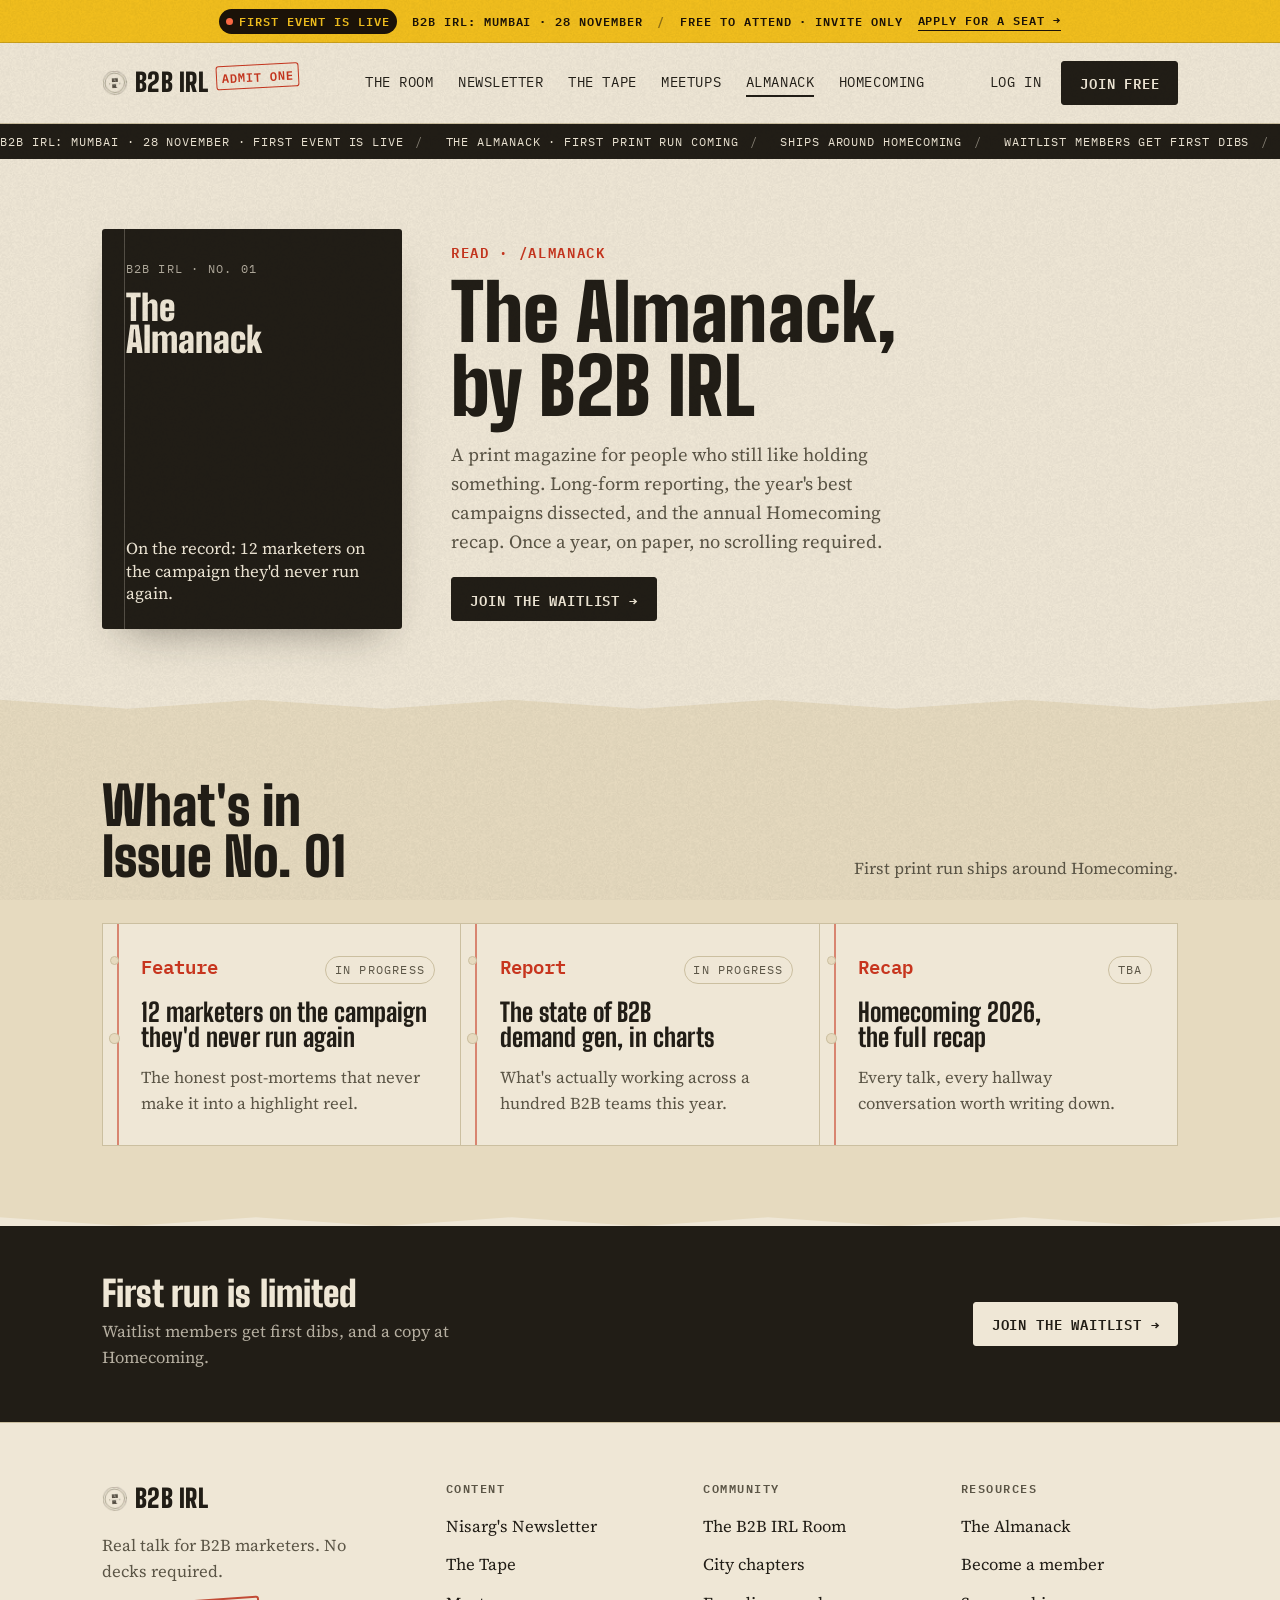
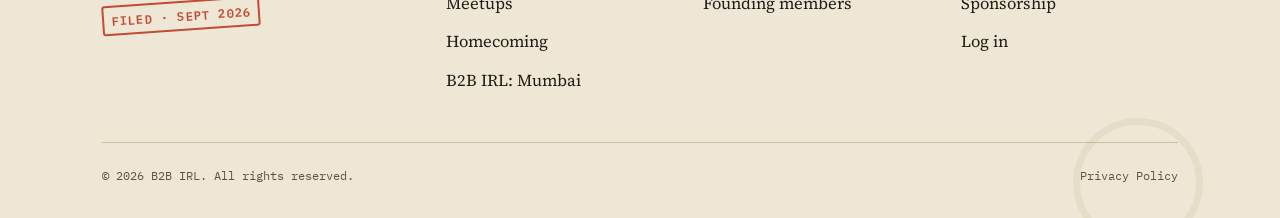
<file: almanack.html>
<!DOCTYPE html>
<html lang="en">
<head>
<meta charset="UTF-8">
<meta name="viewport" content="width=device-width, initial-scale=1.0">
<title>The Almanack, by B2B IRL | Print Magazine</title>
<meta name="description" content="The Almanack: B2B IRL's print magazine. Long-form reporting and the year's best campaigns, once a year, on paper.">
<link rel="stylesheet" href="styles.css">
<script>document.documentElement.classList.add('js');</script>
</head>
<body>
<svg width="0" height="0" style="position:absolute">
  <defs>
    <filter id="ink-distress" x="-30%" y="-30%" width="160%" height="160%">
      <feTurbulence type="fractalNoise" baseFrequency="0.9" numOctaves="2" seed="7" result="noise"/>
      <feDisplacementMap in="SourceGraphic" in2="noise" scale="2.2"/>
    </filter>
  </defs>
  <symbol id="b2b-mark" viewBox="0 0 200 200">
    <g transform="rotate(-3 100 100)" filter="url(#ink-distress)">
      <circle cx="100" cy="100" r="90" fill="none" stroke="currentColor" stroke-width="3" stroke-dasharray="1 9" stroke-linecap="round"/>
      <circle cx="100" cy="100" r="76" fill="none" stroke="currentColor" stroke-width="2.5"/>
      <text x="100" y="90" text-anchor="middle" font-family="'Big Shoulders Display', 'Arial Narrow', sans-serif" font-weight="900" font-size="36" letter-spacing="1" fill="currentColor">B2B</text>
      <line x1="60" y1="108" x2="140" y2="108" stroke="currentColor" stroke-width="1.5" stroke-dasharray="4 5"/>
      <circle cx="60" cy="108" r="3" fill="currentColor"/>
      <circle cx="140" cy="108" r="3" fill="currentColor"/>
      <text x="100" y="140" text-anchor="middle" font-family="'Big Shoulders Display', 'Arial Narrow', sans-serif" font-weight="900" font-size="36" letter-spacing="2" fill="currentColor">IRL</text>
    </g>
  </symbol>
  <symbol id="icon-memo" viewBox="0 0 40 40">
    <g fill="none" stroke="currentColor" stroke-width="2.2" stroke-linecap="round" stroke-linejoin="round" filter="url(#ink-distress)">
      <path d="M5,11 L4.5,29.5 L36,30 L36.5,10.5 Z"/>
      <path d="M5,11.5 C10,16 17,22.5 20,22.5 C23,22.5 30,16 36,10.5"/>
    </g>
  </symbol>
  <symbol id="icon-room" viewBox="0 0 40 40">
    <g fill="none" stroke="currentColor" stroke-width="2.2" stroke-linecap="round" stroke-linejoin="round" filter="url(#ink-distress)">
      <path d="M6,9 Q5.5,4.5 10,4.5 L30.5,4 Q34.5,4.5 34.5,9 L34,20 Q34.5,24 30,24 L14.5,24.5 L8.5,31 L9.5,24.5 L10,24.5 Q6,24.5 6,20 Z"/>
    </g>
  </symbol>
  <symbol id="icon-tape" viewBox="0 0 40 40">
    <g fill="none" stroke="currentColor" stroke-width="2.2" stroke-linecap="round" stroke-linejoin="round" filter="url(#ink-distress)">
      <rect x="4.5" y="9" width="31" height="21" rx="2.5"/>
      <circle cx="13.5" cy="19.5" r="5"/>
      <circle cx="26.5" cy="19.5" r="5"/>
      <circle cx="13.5" cy="19.5" r="1.4" fill="currentColor"/>
      <circle cx="26.5" cy="19.5" r="1.4" fill="currentColor"/>
      <path d="M10.5,26.5 L29.5,27"/>
    </g>
  </symbol>
  <symbol id="icon-meetup" viewBox="0 0 40 40">
    <g fill="none" stroke="currentColor" stroke-width="2.2" stroke-linecap="round" stroke-linejoin="round" filter="url(#ink-distress)">
      <path d="M20,5 C13,5 7,10.5 7,17.5 C7,27 20,36 20,36 C20,36 33,27 33,17.5 C33,10.5 27,5 20,5 Z"/>
      <circle cx="20" cy="17" r="5.5"/>
    </g>
  </symbol>
  <symbol id="icon-ticket" viewBox="0 0 40 40">
    <g fill="none" stroke="currentColor" stroke-width="2.2" stroke-linecap="round" stroke-linejoin="round" filter="url(#ink-distress)">
      <path d="M5,14 C5,11.5 7,11.5 7,9 C7,6.5 5,6.5 5,4 L35,4 C35,6.5 33,6.5 33,9 C33,11.5 35,11.5 35,14 L35,26 C35,28.5 33,28.5 33,31 C33,33.5 35,33.5 35,36 L5,36 C5,33.5 7,33.5 7,31 C7,28.5 5,28.5 5,26 Z"/>
      <path d="M20,4 L20,36" stroke-dasharray="3 4"/>
    </g>
  </symbol>
  <symbol id="icon-book" viewBox="0 0 40 40">
    <g fill="none" stroke="currentColor" stroke-width="2.2" stroke-linecap="round" stroke-linejoin="round" filter="url(#ink-distress)">
      <path d="M20,9 C17,6.5 10,5.5 5,6.5 L5,30 C10,29 17,30 20,32.5 C23,30 30,29 35,30 L35,6.5 C30,5.5 23,6.5 20,9 Z"/>
      <path d="M20,9 L20,32.5"/>
    </g>
  </symbol>
  <symbol id="icon-clip" viewBox="0 0 30 60">
    <path fill="none" stroke="currentColor" stroke-width="2.6" stroke-linecap="round" d="M10,10 C10,4.5 20,4.5 20,10 L20,44 C20,49 12.5,49 12.5,44 L12.5,17.5 C12.5,14.5 16.5,14.5 16.5,17.5 L16.5,38" filter="url(#ink-distress)"/>
  </symbol>
</svg>

<div class="grain" aria-hidden="true"></div>

<a class="announce" href="mumbai.html">
  <div class="wrap">
    <span class="live">First event is live</span>
    <strong>B2B IRL: Mumbai &middot; 28 November</strong>
    <span class="sep hide-sm">/</span>
    <span class="hide-sm">Free to attend &middot; Invite only</span>
    <span class="go">Apply for a seat &rarr;</span>
  </div>
</a>

<header>
  <nav class="wrap nav">
    <a href="index.html" class="wordmark"><svg class="mark" viewBox="0 0 200 200" role="img" aria-label="B2B IRL"><use href="#b2b-mark"/></svg> B2B IRL <span>ADMIT ONE</span></a>
    <ul class="nav-links">
      <li><a href="community.html">The Room</a></li>
      <li><a href="newsletter.html">Newsletter</a></li>
      <li><a href="podcast.html">The Tape</a></li>
      <li><a href="meetups.html">Meetups</a></li>
      <li><a href="almanack.html" aria-current="page">Almanack</a></li>
      <li><a href="homecoming.html">Homecoming</a></li>
    </ul>
    <div class="nav-actions">
      <a class="login" href="community.html">Log in</a>
      <a class="btn" href="newsletter.html">Join free</a>
    </div>
    <button class="nav-toggle" aria-label="Toggle menu" aria-expanded="false" id="navToggle">Menu</button>
  </nav>
</header>

<div class="ticker" aria-hidden="true">
  <div class="ticker-track" id="tickerTrack"></div>
</div>

<main>
  <section>
    <div class="wrap">
      <div class="magazine">
        <div class="mag-cover reveal">
          <div>
            <span class="issue-line">B2B IRL &middot; No. 01</span>
            <div class="mast">The<br>Almanack</div>
          </div>
          <p class="coverline">On the record: 12 marketers on the campaign they'd never run again.</p>
        </div>
        <div class="magazine-copy reveal" style="--i:1">
          <span class="eyebrow">Read &middot; /almanack</span>
          <h1 style="margin-top:0.6rem; font-size:var(--fs-700);">The Almanack, by B2B IRL</h1>
          <p>A print magazine for people who still like holding something. Long-form reporting, the year's best campaigns dissected, and the annual Homecoming recap. Once a year, on paper, no scrolling required.</p>
          <div style="margin-top:1.3rem;"><a class="btn" href="mailto:hello@b2birl.com">Join the waitlist &rarr;</a></div>
        </div>
      </div>
    </div>
  </section>

  <section class="alt">
    <div class="wrap">
      <div class="section-head reveal">
        <h2>What's in Issue No. 01</h2>
        <p>First print run ships around Homecoming.</p>
      </div>
      <div class="issues">
        <article class="issue reveal" style="--i:0">
          <div class="issue-head"><span class="issue-no">Feature</span><span class="draft-tag">In progress</span></div>
          <h3>12 marketers on the campaign they'd never run again</h3>
          <p>The honest post-mortems that never make it into a highlight reel.</p>
        </article>
        <article class="issue reveal" style="--i:1">
          <div class="issue-head"><span class="issue-no">Report</span><span class="draft-tag">In progress</span></div>
          <h3>The state of B2B demand gen, in charts</h3>
          <p>What's actually working across a hundred B2B teams this year.</p>
        </article>
        <article class="issue reveal" style="--i:2">
          <div class="issue-head"><span class="issue-no">Recap</span><span class="draft-tag">TBA</span></div>
          <h3>Homecoming 2026, the full recap</h3>
          <p>Every talk, every hallway conversation worth writing down.</p>
        </article>
      </div>
    </div>
  </section>

  <div class="cta-band">
    <div class="wrap">
      <div>
        <h2>First run is limited</h2>
        <p>Waitlist members get first dibs, and a copy at Homecoming.</p>
      </div>
      <a class="btn" href="mailto:hello@b2birl.com">Join the waitlist &rarr;</a>
    </div>
  </div>

</main>

<footer style="position:relative; overflow:hidden;">
  <span class="stain" style="width:130px; height:130px; bottom:-30px; right:6%;" aria-hidden="true"></span>
  <div class="wrap">
    <div class="footer-grid">
      <div class="footer-brand">
        <a href="index.html" class="wordmark"><svg class="mark" viewBox="0 0 200 200" role="img" aria-label="B2B IRL"><use href="#b2b-mark"/></svg> B2B IRL</a>
        <p>Real talk for B2B marketers. No decks required.</p>
        <span class="due-stamp" style="margin-top:1rem;">Filed &middot; Sept 2026</span>
      </div>
      <div class="footer-col">
        <h4>Content</h4>
        <ul>
          <li><a href="newsletter.html">Nisarg's Newsletter</a></li>
          <li><a href="podcast.html">The Tape</a></li>
          <li><a href="meetups.html">Meetups</a></li>
          <li><a href="homecoming.html">Homecoming</a></li>
          <li><a href="mumbai.html">B2B IRL: Mumbai</a></li>
        </ul>
      </div>
      <div class="footer-col">
        <h4>Community</h4>
        <ul>
          <li><a href="community.html">The B2B IRL Room</a></li>
          <li><a href="meetups.html">City chapters</a></li>
          <li><a href="index.html#join">Founding members</a></li>
        </ul>
      </div>
      <div class="footer-col">
        <h4>Resources</h4>
        <ul>
          <li><a href="almanack.html">The Almanack</a></li>
          <li><a href="index.html#join">Become a member</a></li>
          <li><a href="index.html#join">Sponsorship</a></li>
          <li><a href="community.html">Log in</a></li>
        </ul>
      </div>
    </div>
    <div class="footer-bottom">
      <span>&copy; 2026 B2B IRL. All rights reserved.</span>
      <a href="privacy.html">Privacy Policy</a>
    </div>
  </div>
</footer>

<script>window.TICKER_ITEMS = ["B2B IRL: Mumbai \u00b7 28 November \u00b7 first event is live", "The Almanack \u00b7 first print run coming", "Ships around Homecoming", "Waitlist members get first dibs", "12 marketers, on the record"];</script>
<script src="site.js"></script>
</body>
</html>
</file>
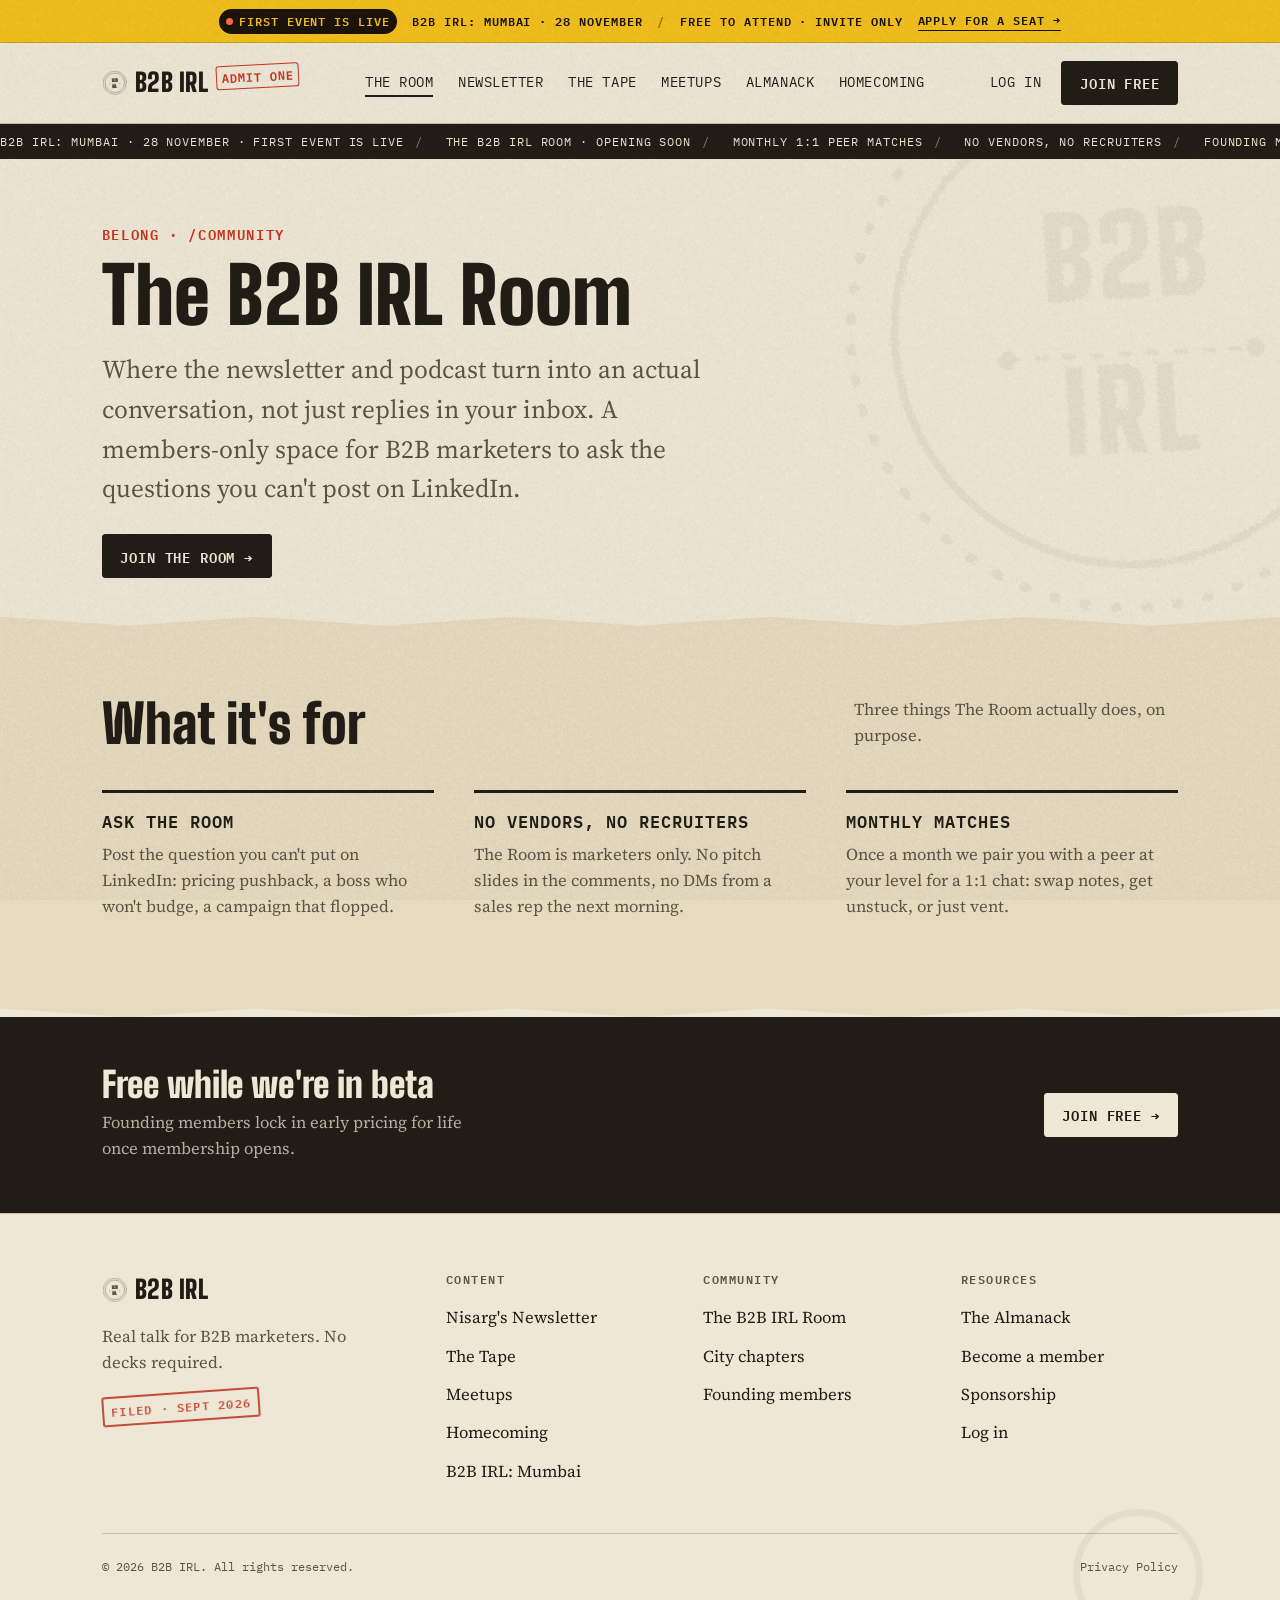
<file: community.html>
<!DOCTYPE html>
<html lang="en">
<head>
<meta charset="UTF-8">
<meta name="viewport" content="width=device-width, initial-scale=1.0">
<title>The B2B IRL Room | Community</title>
<meta name="description" content="The B2B IRL Room: a members-only community for B2B marketers. No vendors, no recruiters, real conversations.">
<link rel="stylesheet" href="styles.css">
<script>document.documentElement.classList.add('js');</script>
</head>
<body>
<svg width="0" height="0" style="position:absolute">
  <defs>
    <filter id="ink-distress" x="-30%" y="-30%" width="160%" height="160%">
      <feTurbulence type="fractalNoise" baseFrequency="0.9" numOctaves="2" seed="7" result="noise"/>
      <feDisplacementMap in="SourceGraphic" in2="noise" scale="2.2"/>
    </filter>
  </defs>
  <symbol id="b2b-mark" viewBox="0 0 200 200">
    <g transform="rotate(-3 100 100)" filter="url(#ink-distress)">
      <circle cx="100" cy="100" r="90" fill="none" stroke="currentColor" stroke-width="3" stroke-dasharray="1 9" stroke-linecap="round"/>
      <circle cx="100" cy="100" r="76" fill="none" stroke="currentColor" stroke-width="2.5"/>
      <text x="100" y="90" text-anchor="middle" font-family="'Big Shoulders Display', 'Arial Narrow', sans-serif" font-weight="900" font-size="36" letter-spacing="1" fill="currentColor">B2B</text>
      <line x1="60" y1="108" x2="140" y2="108" stroke="currentColor" stroke-width="1.5" stroke-dasharray="4 5"/>
      <circle cx="60" cy="108" r="3" fill="currentColor"/>
      <circle cx="140" cy="108" r="3" fill="currentColor"/>
      <text x="100" y="140" text-anchor="middle" font-family="'Big Shoulders Display', 'Arial Narrow', sans-serif" font-weight="900" font-size="36" letter-spacing="2" fill="currentColor">IRL</text>
    </g>
  </symbol>
  <symbol id="icon-memo" viewBox="0 0 40 40">
    <g fill="none" stroke="currentColor" stroke-width="2.2" stroke-linecap="round" stroke-linejoin="round" filter="url(#ink-distress)">
      <path d="M5,11 L4.5,29.5 L36,30 L36.5,10.5 Z"/>
      <path d="M5,11.5 C10,16 17,22.5 20,22.5 C23,22.5 30,16 36,10.5"/>
    </g>
  </symbol>
  <symbol id="icon-room" viewBox="0 0 40 40">
    <g fill="none" stroke="currentColor" stroke-width="2.2" stroke-linecap="round" stroke-linejoin="round" filter="url(#ink-distress)">
      <path d="M6,9 Q5.5,4.5 10,4.5 L30.5,4 Q34.5,4.5 34.5,9 L34,20 Q34.5,24 30,24 L14.5,24.5 L8.5,31 L9.5,24.5 L10,24.5 Q6,24.5 6,20 Z"/>
    </g>
  </symbol>
  <symbol id="icon-tape" viewBox="0 0 40 40">
    <g fill="none" stroke="currentColor" stroke-width="2.2" stroke-linecap="round" stroke-linejoin="round" filter="url(#ink-distress)">
      <rect x="4.5" y="9" width="31" height="21" rx="2.5"/>
      <circle cx="13.5" cy="19.5" r="5"/>
      <circle cx="26.5" cy="19.5" r="5"/>
      <circle cx="13.5" cy="19.5" r="1.4" fill="currentColor"/>
      <circle cx="26.5" cy="19.5" r="1.4" fill="currentColor"/>
      <path d="M10.5,26.5 L29.5,27"/>
    </g>
  </symbol>
  <symbol id="icon-meetup" viewBox="0 0 40 40">
    <g fill="none" stroke="currentColor" stroke-width="2.2" stroke-linecap="round" stroke-linejoin="round" filter="url(#ink-distress)">
      <path d="M20,5 C13,5 7,10.5 7,17.5 C7,27 20,36 20,36 C20,36 33,27 33,17.5 C33,10.5 27,5 20,5 Z"/>
      <circle cx="20" cy="17" r="5.5"/>
    </g>
  </symbol>
  <symbol id="icon-ticket" viewBox="0 0 40 40">
    <g fill="none" stroke="currentColor" stroke-width="2.2" stroke-linecap="round" stroke-linejoin="round" filter="url(#ink-distress)">
      <path d="M5,14 C5,11.5 7,11.5 7,9 C7,6.5 5,6.5 5,4 L35,4 C35,6.5 33,6.5 33,9 C33,11.5 35,11.5 35,14 L35,26 C35,28.5 33,28.5 33,31 C33,33.5 35,33.5 35,36 L5,36 C5,33.5 7,33.5 7,31 C7,28.5 5,28.5 5,26 Z"/>
      <path d="M20,4 L20,36" stroke-dasharray="3 4"/>
    </g>
  </symbol>
  <symbol id="icon-book" viewBox="0 0 40 40">
    <g fill="none" stroke="currentColor" stroke-width="2.2" stroke-linecap="round" stroke-linejoin="round" filter="url(#ink-distress)">
      <path d="M20,9 C17,6.5 10,5.5 5,6.5 L5,30 C10,29 17,30 20,32.5 C23,30 30,29 35,30 L35,6.5 C30,5.5 23,6.5 20,9 Z"/>
      <path d="M20,9 L20,32.5"/>
    </g>
  </symbol>
  <symbol id="icon-clip" viewBox="0 0 30 60">
    <path fill="none" stroke="currentColor" stroke-width="2.6" stroke-linecap="round" d="M10,10 C10,4.5 20,4.5 20,10 L20,44 C20,49 12.5,49 12.5,44 L12.5,17.5 C12.5,14.5 16.5,14.5 16.5,17.5 L16.5,38" filter="url(#ink-distress)"/>
  </symbol>
</svg>

<div class="grain" aria-hidden="true"></div>

<a class="announce" href="mumbai.html">
  <div class="wrap">
    <span class="live">First event is live</span>
    <strong>B2B IRL: Mumbai &middot; 28 November</strong>
    <span class="sep hide-sm">/</span>
    <span class="hide-sm">Free to attend &middot; Invite only</span>
    <span class="go">Apply for a seat &rarr;</span>
  </div>
</a>

<header>
  <nav class="wrap nav">
    <a href="index.html" class="wordmark"><svg class="mark" viewBox="0 0 200 200" role="img" aria-label="B2B IRL"><use href="#b2b-mark"/></svg> B2B IRL <span>ADMIT ONE</span></a>
    <ul class="nav-links">
      <li><a href="community.html" aria-current="page">The Room</a></li>
      <li><a href="newsletter.html">Newsletter</a></li>
      <li><a href="podcast.html">The Tape</a></li>
      <li><a href="meetups.html">Meetups</a></li>
      <li><a href="almanack.html">Almanack</a></li>
      <li><a href="homecoming.html">Homecoming</a></li>
    </ul>
    <div class="nav-actions">
      <a class="login" href="community.html">Log in</a>
      <a class="btn" href="newsletter.html">Join free</a>
    </div>
    <button class="nav-toggle" aria-label="Toggle menu" aria-expanded="false" id="navToggle">Menu</button>
  </nav>
</header>

<div class="ticker" aria-hidden="true">
  <div class="ticker-track" id="tickerTrack"></div>
</div>

<main>
  <section class="page-hero">
    <svg class="watermark" viewBox="0 0 200 200" aria-hidden="true"><use href="#b2b-mark"/></svg>
    <div class="wrap">
      <span class="eyebrow rise">Belong &middot; /community</span>
      <h1 class="rise-2">The B2B IRL Room</h1>
      <p class="rise-3">Where the newsletter and podcast turn into an actual conversation, not just replies in your inbox. A members-only space for B2B marketers to ask the questions you can't post on LinkedIn.</p>
      <div class="rise-3" style="margin-top:1.6rem;">
        <a class="btn" href="newsletter.html">Join the Room &rarr;</a>
      </div>
    </div>
  </section>

  <section class="alt">
    <div class="wrap">
      <div class="section-head reveal">
        <h2>What it's for</h2>
        <p>Three things The Room actually does, on purpose.</p>
      </div>
      <div class="involved">
        <div class="involve-card reveal" style="--i:0">
          <h3>Ask the room</h3>
          <p>Post the question you can't put on LinkedIn: pricing pushback, a boss who won't budge, a campaign that flopped.</p>
        </div>
        <div class="involve-card reveal" style="--i:1">
          <h3>No vendors, no recruiters</h3>
          <p>The Room is marketers only. No pitch slides in the comments, no DMs from a sales rep the next morning.</p>
        </div>
        <div class="involve-card reveal" style="--i:2">
          <h3>Monthly matches</h3>
          <p>Once a month we pair you with a peer at your level for a 1:1 chat: swap notes, get unstuck, or just vent.</p>
        </div>
      </div>
    </div>
  </section>

  <div class="cta-band">
    <div class="wrap">
      <div>
        <h2>Free while we're in beta</h2>
        <p>Founding members lock in early pricing for life once membership opens.</p>
      </div>
      <a class="btn" href="newsletter.html">Join free &rarr;</a>
    </div>
  </div>

</main>

<footer style="position:relative; overflow:hidden;">
  <span class="stain" style="width:130px; height:130px; bottom:-30px; right:6%;" aria-hidden="true"></span>
  <div class="wrap">
    <div class="footer-grid">
      <div class="footer-brand">
        <a href="index.html" class="wordmark"><svg class="mark" viewBox="0 0 200 200" role="img" aria-label="B2B IRL"><use href="#b2b-mark"/></svg> B2B IRL</a>
        <p>Real talk for B2B marketers. No decks required.</p>
        <span class="due-stamp" style="margin-top:1rem;">Filed &middot; Sept 2026</span>
      </div>
      <div class="footer-col">
        <h4>Content</h4>
        <ul>
          <li><a href="newsletter.html">Nisarg's Newsletter</a></li>
          <li><a href="podcast.html">The Tape</a></li>
          <li><a href="meetups.html">Meetups</a></li>
          <li><a href="homecoming.html">Homecoming</a></li>
          <li><a href="mumbai.html">B2B IRL: Mumbai</a></li>
        </ul>
      </div>
      <div class="footer-col">
        <h4>Community</h4>
        <ul>
          <li><a href="community.html">The B2B IRL Room</a></li>
          <li><a href="meetups.html">City chapters</a></li>
          <li><a href="index.html#join">Founding members</a></li>
        </ul>
      </div>
      <div class="footer-col">
        <h4>Resources</h4>
        <ul>
          <li><a href="almanack.html">The Almanack</a></li>
          <li><a href="index.html#join">Become a member</a></li>
          <li><a href="index.html#join">Sponsorship</a></li>
          <li><a href="community.html">Log in</a></li>
        </ul>
      </div>
    </div>
    <div class="footer-bottom">
      <span>&copy; 2026 B2B IRL. All rights reserved.</span>
      <a href="privacy.html">Privacy Policy</a>
    </div>
  </div>
</footer>

<script>window.TICKER_ITEMS = ["B2B IRL: Mumbai \u00b7 28 November \u00b7 first event is live", "The B2B IRL Room \u00b7 opening soon", "Monthly 1:1 peer matches", "No vendors, no recruiters", "Founding members get pricing locked in for life"];</script>
<script src="site.js"></script>
</body>
</html>
</file>
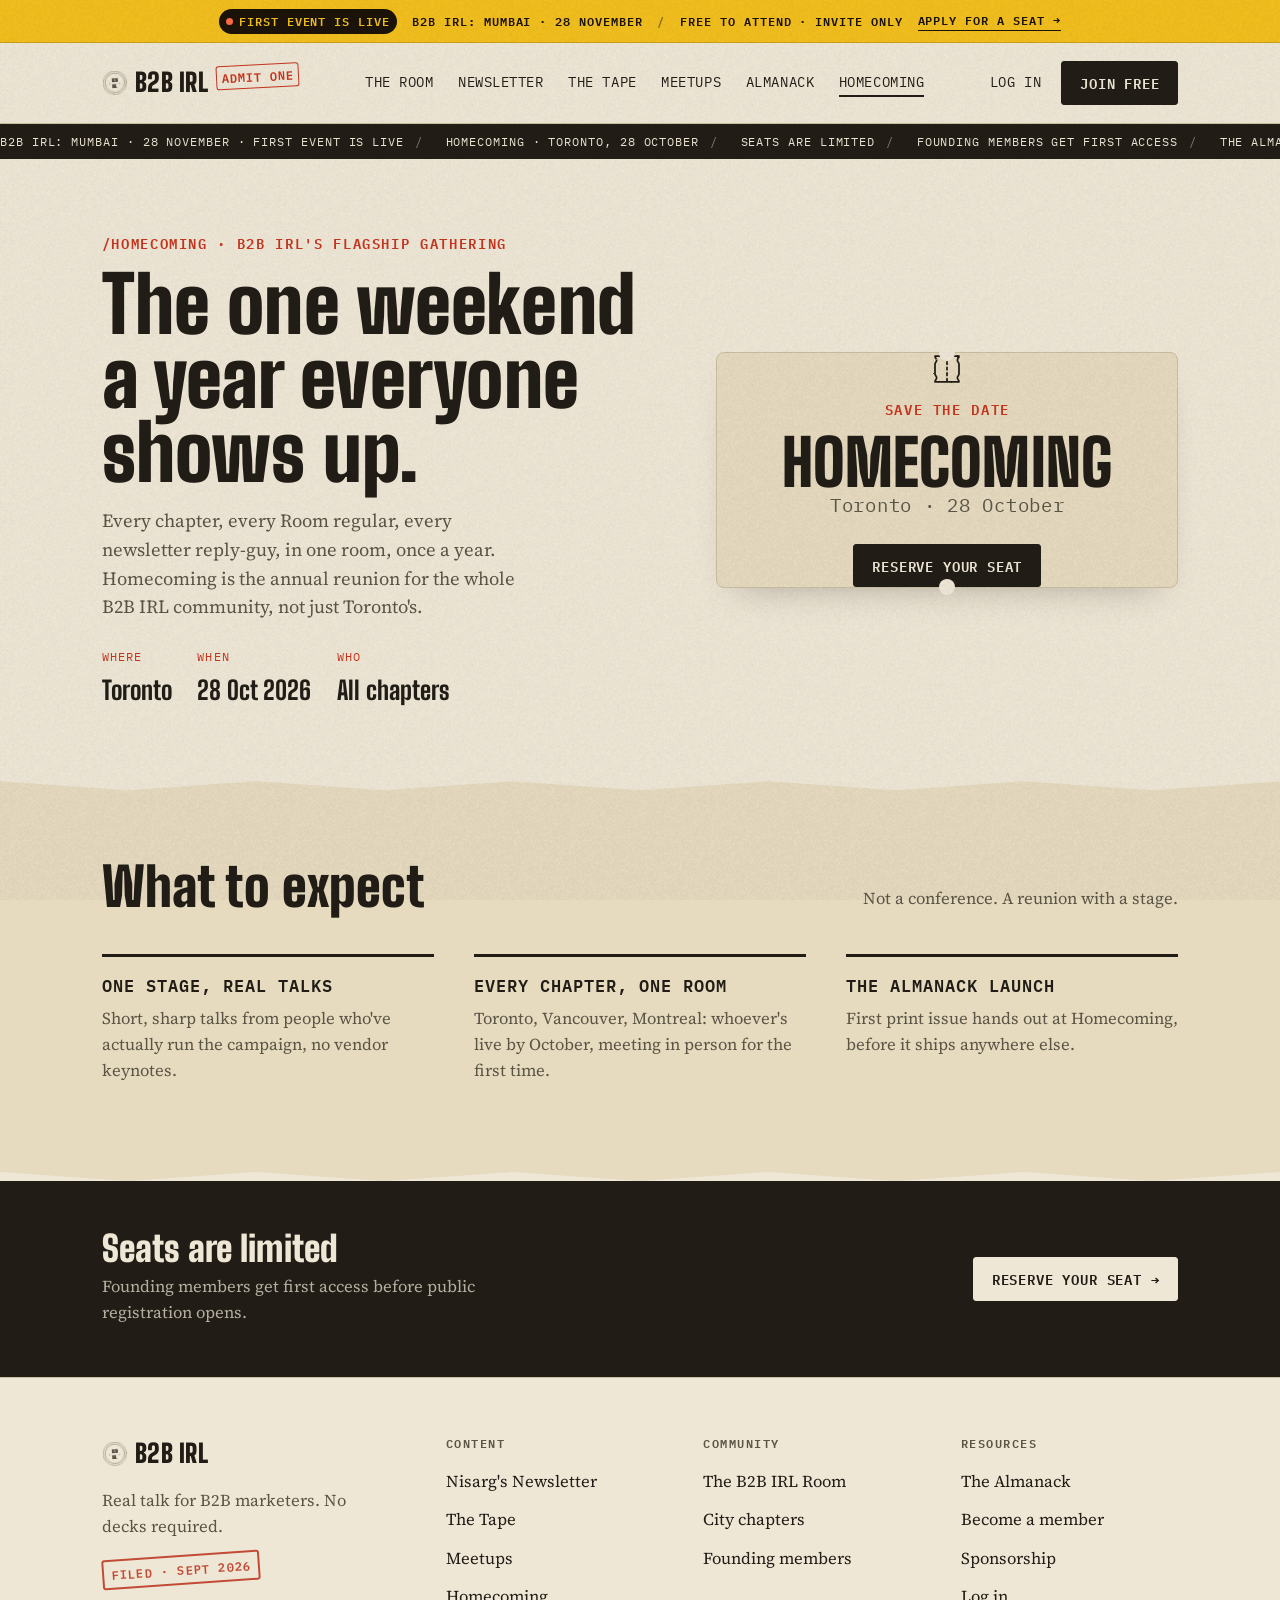
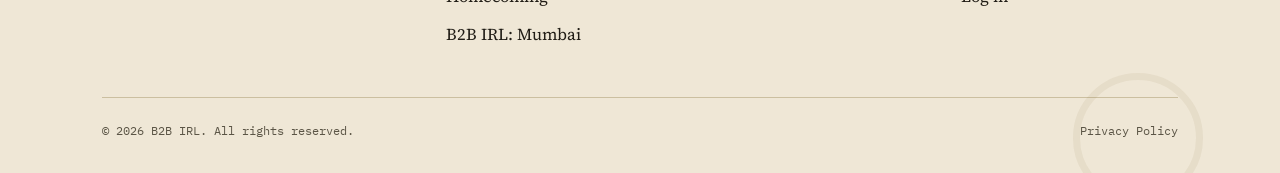
<file: homecoming.html>
<!DOCTYPE html>
<html lang="en">
<head>
<meta charset="UTF-8">
<meta name="viewport" content="width=device-width, initial-scale=1.0">
<title>Homecoming | B2B IRL's Flagship Gathering</title>
<meta name="description" content="Homecoming: B2B IRL's annual flagship gathering. Toronto, 28 October. Every chapter, one room, once a year.">
<link rel="stylesheet" href="styles.css">
<script>document.documentElement.classList.add('js');</script>
</head>
<body>
<svg width="0" height="0" style="position:absolute">
  <defs>
    <filter id="ink-distress" x="-30%" y="-30%" width="160%" height="160%">
      <feTurbulence type="fractalNoise" baseFrequency="0.9" numOctaves="2" seed="7" result="noise"/>
      <feDisplacementMap in="SourceGraphic" in2="noise" scale="2.2"/>
    </filter>
  </defs>
  <symbol id="b2b-mark" viewBox="0 0 200 200">
    <g transform="rotate(-3 100 100)" filter="url(#ink-distress)">
      <circle cx="100" cy="100" r="90" fill="none" stroke="currentColor" stroke-width="3" stroke-dasharray="1 9" stroke-linecap="round"/>
      <circle cx="100" cy="100" r="76" fill="none" stroke="currentColor" stroke-width="2.5"/>
      <text x="100" y="90" text-anchor="middle" font-family="'Big Shoulders Display', 'Arial Narrow', sans-serif" font-weight="900" font-size="36" letter-spacing="1" fill="currentColor">B2B</text>
      <line x1="60" y1="108" x2="140" y2="108" stroke="currentColor" stroke-width="1.5" stroke-dasharray="4 5"/>
      <circle cx="60" cy="108" r="3" fill="currentColor"/>
      <circle cx="140" cy="108" r="3" fill="currentColor"/>
      <text x="100" y="140" text-anchor="middle" font-family="'Big Shoulders Display', 'Arial Narrow', sans-serif" font-weight="900" font-size="36" letter-spacing="2" fill="currentColor">IRL</text>
    </g>
  </symbol>
  <symbol id="icon-memo" viewBox="0 0 40 40">
    <g fill="none" stroke="currentColor" stroke-width="2.2" stroke-linecap="round" stroke-linejoin="round" filter="url(#ink-distress)">
      <path d="M5,11 L4.5,29.5 L36,30 L36.5,10.5 Z"/>
      <path d="M5,11.5 C10,16 17,22.5 20,22.5 C23,22.5 30,16 36,10.5"/>
    </g>
  </symbol>
  <symbol id="icon-room" viewBox="0 0 40 40">
    <g fill="none" stroke="currentColor" stroke-width="2.2" stroke-linecap="round" stroke-linejoin="round" filter="url(#ink-distress)">
      <path d="M6,9 Q5.5,4.5 10,4.5 L30.5,4 Q34.5,4.5 34.5,9 L34,20 Q34.5,24 30,24 L14.5,24.5 L8.5,31 L9.5,24.5 L10,24.5 Q6,24.5 6,20 Z"/>
    </g>
  </symbol>
  <symbol id="icon-tape" viewBox="0 0 40 40">
    <g fill="none" stroke="currentColor" stroke-width="2.2" stroke-linecap="round" stroke-linejoin="round" filter="url(#ink-distress)">
      <rect x="4.5" y="9" width="31" height="21" rx="2.5"/>
      <circle cx="13.5" cy="19.5" r="5"/>
      <circle cx="26.5" cy="19.5" r="5"/>
      <circle cx="13.5" cy="19.5" r="1.4" fill="currentColor"/>
      <circle cx="26.5" cy="19.5" r="1.4" fill="currentColor"/>
      <path d="M10.5,26.5 L29.5,27"/>
    </g>
  </symbol>
  <symbol id="icon-meetup" viewBox="0 0 40 40">
    <g fill="none" stroke="currentColor" stroke-width="2.2" stroke-linecap="round" stroke-linejoin="round" filter="url(#ink-distress)">
      <path d="M20,5 C13,5 7,10.5 7,17.5 C7,27 20,36 20,36 C20,36 33,27 33,17.5 C33,10.5 27,5 20,5 Z"/>
      <circle cx="20" cy="17" r="5.5"/>
    </g>
  </symbol>
  <symbol id="icon-ticket" viewBox="0 0 40 40">
    <g fill="none" stroke="currentColor" stroke-width="2.2" stroke-linecap="round" stroke-linejoin="round" filter="url(#ink-distress)">
      <path d="M5,14 C5,11.5 7,11.5 7,9 C7,6.5 5,6.5 5,4 L35,4 C35,6.5 33,6.5 33,9 C33,11.5 35,11.5 35,14 L35,26 C35,28.5 33,28.5 33,31 C33,33.5 35,33.5 35,36 L5,36 C5,33.5 7,33.5 7,31 C7,28.5 5,28.5 5,26 Z"/>
      <path d="M20,4 L20,36" stroke-dasharray="3 4"/>
    </g>
  </symbol>
  <symbol id="icon-book" viewBox="0 0 40 40">
    <g fill="none" stroke="currentColor" stroke-width="2.2" stroke-linecap="round" stroke-linejoin="round" filter="url(#ink-distress)">
      <path d="M20,9 C17,6.5 10,5.5 5,6.5 L5,30 C10,29 17,30 20,32.5 C23,30 30,29 35,30 L35,6.5 C30,5.5 23,6.5 20,9 Z"/>
      <path d="M20,9 L20,32.5"/>
    </g>
  </symbol>
  <symbol id="icon-clip" viewBox="0 0 30 60">
    <path fill="none" stroke="currentColor" stroke-width="2.6" stroke-linecap="round" d="M10,10 C10,4.5 20,4.5 20,10 L20,44 C20,49 12.5,49 12.5,44 L12.5,17.5 C12.5,14.5 16.5,14.5 16.5,17.5 L16.5,38" filter="url(#ink-distress)"/>
  </symbol>
</svg>

<div class="grain" aria-hidden="true"></div>

<a class="announce" href="mumbai.html">
  <div class="wrap">
    <span class="live">First event is live</span>
    <strong>B2B IRL: Mumbai &middot; 28 November</strong>
    <span class="sep hide-sm">/</span>
    <span class="hide-sm">Free to attend &middot; Invite only</span>
    <span class="go">Apply for a seat &rarr;</span>
  </div>
</a>

<header>
  <nav class="wrap nav">
    <a href="index.html" class="wordmark"><svg class="mark" viewBox="0 0 200 200" role="img" aria-label="B2B IRL"><use href="#b2b-mark"/></svg> B2B IRL <span>ADMIT ONE</span></a>
    <ul class="nav-links">
      <li><a href="community.html">The Room</a></li>
      <li><a href="newsletter.html">Newsletter</a></li>
      <li><a href="podcast.html">The Tape</a></li>
      <li><a href="meetups.html">Meetups</a></li>
      <li><a href="almanack.html">Almanack</a></li>
      <li><a href="homecoming.html" aria-current="page">Homecoming</a></li>
    </ul>
    <div class="nav-actions">
      <a class="login" href="community.html">Log in</a>
      <a class="btn" href="newsletter.html">Join free</a>
    </div>
    <button class="nav-toggle" aria-label="Toggle menu" aria-expanded="false" id="navToggle">Menu</button>
  </nav>
</header>

<div class="ticker" aria-hidden="true">
  <div class="ticker-track" id="tickerTrack"></div>
</div>

<main>
  <section>
    <div class="wrap">
      <div class="flagship">
        <div class="flagship-copy reveal">
          <span class="eyebrow">/homecoming &middot; B2B IRL's flagship gathering</span>
          <h1 style="margin-top:0.6rem; font-size:var(--fs-700);">The one weekend a year everyone shows up.</h1>
          <p>Every chapter, every Room regular, every newsletter reply-guy, in one room, once a year. Homecoming is the annual reunion for the whole B2B IRL community, not just Toronto's.</p>
          <div class="flagship-facts">
            <div class="flagship-fact"><span class="k">Where</span><span class="v">Toronto</span></div>
            <div class="flagship-fact"><span class="k">When</span><span class="v">28 Oct 2026</span></div>
            <div class="flagship-fact"><span class="k">Who</span><span class="v">All chapters</span></div>
          </div>
        </div>
        <div class="flagship-badge reveal" style="--i:1">
          <svg class="pillar-icon" viewBox="0 0 40 40" style="width:32px;height:32px;margin:0 auto 0.8rem;" aria-hidden="true"><use href="#icon-ticket"/></svg>
          <span class="eyebrow">Save the date</span>
          <h3>HOMECOMING</h3>
          <span class="when">Toronto &middot; 28 October</span>
          <div><a class="btn" href="mailto:hello@b2birl.com">Reserve your seat</a></div>
        </div>
      </div>
    </div>
  </section>

  <section class="alt">
    <div class="wrap">
      <div class="section-head reveal">
        <h2>What to expect</h2>
        <p>Not a conference. A reunion with a stage.</p>
      </div>
      <div class="involved">
        <div class="involve-card reveal" style="--i:0">
          <h3>One stage, real talks</h3>
          <p>Short, sharp talks from people who've actually run the campaign, no vendor keynotes.</p>
        </div>
        <div class="involve-card reveal" style="--i:1">
          <h3>Every chapter, one room</h3>
          <p>Toronto, Vancouver, Montreal: whoever's live by October, meeting in person for the first time.</p>
        </div>
        <div class="involve-card reveal" style="--i:2">
          <h3>The Almanack launch</h3>
          <p>First print issue hands out at Homecoming, before it ships anywhere else.</p>
        </div>
      </div>
    </div>
  </section>

  <div class="cta-band">
    <div class="wrap">
      <div>
        <h2>Seats are limited</h2>
        <p>Founding members get first access before public registration opens.</p>
      </div>
      <a class="btn" href="mailto:hello@b2birl.com">Reserve your seat &rarr;</a>
    </div>
  </div>

</main>

<footer style="position:relative; overflow:hidden;">
  <span class="stain" style="width:130px; height:130px; bottom:-30px; right:6%;" aria-hidden="true"></span>
  <div class="wrap">
    <div class="footer-grid">
      <div class="footer-brand">
        <a href="index.html" class="wordmark"><svg class="mark" viewBox="0 0 200 200" role="img" aria-label="B2B IRL"><use href="#b2b-mark"/></svg> B2B IRL</a>
        <p>Real talk for B2B marketers. No decks required.</p>
        <span class="due-stamp" style="margin-top:1rem;">Filed &middot; Sept 2026</span>
      </div>
      <div class="footer-col">
        <h4>Content</h4>
        <ul>
          <li><a href="newsletter.html">Nisarg's Newsletter</a></li>
          <li><a href="podcast.html">The Tape</a></li>
          <li><a href="meetups.html">Meetups</a></li>
          <li><a href="homecoming.html">Homecoming</a></li>
          <li><a href="mumbai.html">B2B IRL: Mumbai</a></li>
        </ul>
      </div>
      <div class="footer-col">
        <h4>Community</h4>
        <ul>
          <li><a href="community.html">The B2B IRL Room</a></li>
          <li><a href="meetups.html">City chapters</a></li>
          <li><a href="index.html#join">Founding members</a></li>
        </ul>
      </div>
      <div class="footer-col">
        <h4>Resources</h4>
        <ul>
          <li><a href="almanack.html">The Almanack</a></li>
          <li><a href="index.html#join">Become a member</a></li>
          <li><a href="index.html#join">Sponsorship</a></li>
          <li><a href="community.html">Log in</a></li>
        </ul>
      </div>
    </div>
    <div class="footer-bottom">
      <span>&copy; 2026 B2B IRL. All rights reserved.</span>
      <a href="privacy.html">Privacy Policy</a>
    </div>
  </div>
</footer>

<script>window.TICKER_ITEMS = ["B2B IRL: Mumbai \u00b7 28 November \u00b7 first event is live", "Homecoming \u00b7 Toronto, 28 October", "Seats are limited", "Founding members get first access", "The Almanack launches at Homecoming"];</script>
<script src="site.js"></script>
</body>
</html>
</file>
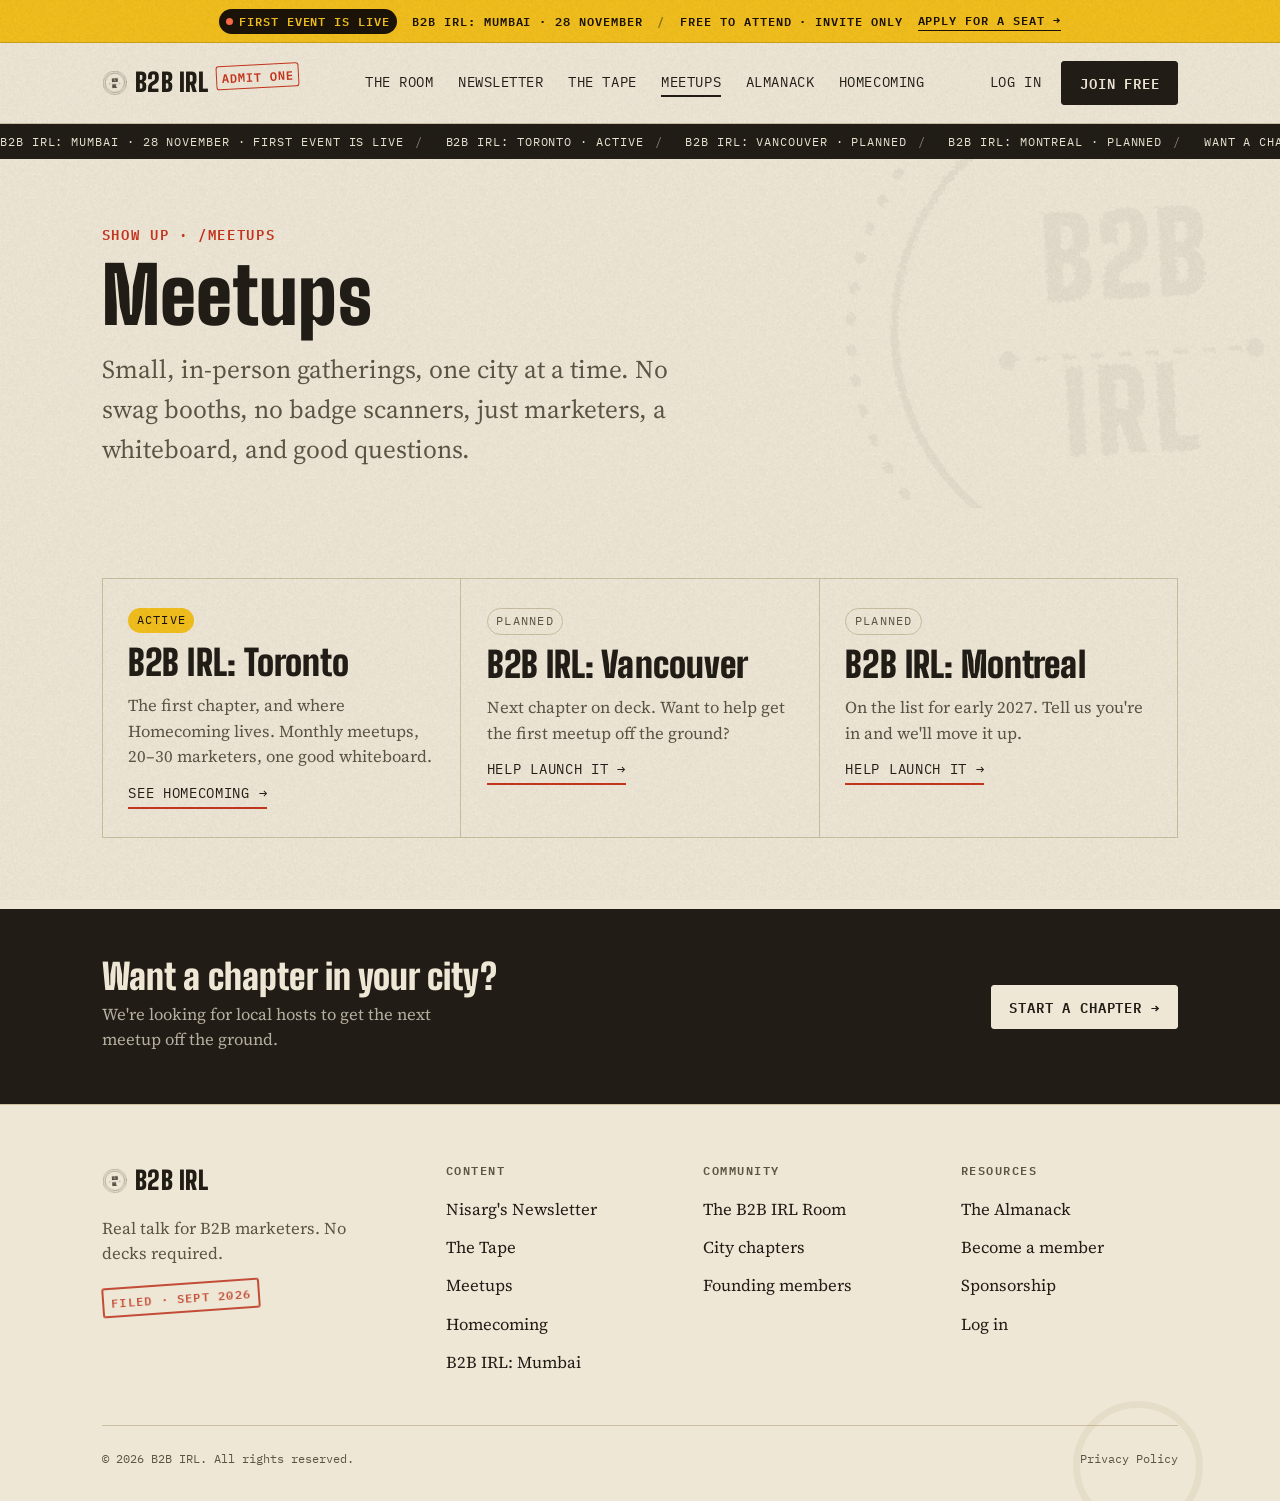
<file: meetups.html>
<!DOCTYPE html>
<html lang="en">
<head>
<meta charset="UTF-8">
<meta name="viewport" content="width=device-width, initial-scale=1.0">
<title>Meetups | B2B IRL</title>
<meta name="description" content="B2B IRL meetups: small, in-person gatherings for B2B marketers, city by city. No swag booths, no badge scanners.">
<link rel="stylesheet" href="styles.css">
<script>document.documentElement.classList.add('js');</script>
</head>
<body>
<svg width="0" height="0" style="position:absolute">
  <defs>
    <filter id="ink-distress" x="-30%" y="-30%" width="160%" height="160%">
      <feTurbulence type="fractalNoise" baseFrequency="0.9" numOctaves="2" seed="7" result="noise"/>
      <feDisplacementMap in="SourceGraphic" in2="noise" scale="2.2"/>
    </filter>
  </defs>
  <symbol id="b2b-mark" viewBox="0 0 200 200">
    <g transform="rotate(-3 100 100)" filter="url(#ink-distress)">
      <circle cx="100" cy="100" r="90" fill="none" stroke="currentColor" stroke-width="3" stroke-dasharray="1 9" stroke-linecap="round"/>
      <circle cx="100" cy="100" r="76" fill="none" stroke="currentColor" stroke-width="2.5"/>
      <text x="100" y="90" text-anchor="middle" font-family="'Big Shoulders Display', 'Arial Narrow', sans-serif" font-weight="900" font-size="36" letter-spacing="1" fill="currentColor">B2B</text>
      <line x1="60" y1="108" x2="140" y2="108" stroke="currentColor" stroke-width="1.5" stroke-dasharray="4 5"/>
      <circle cx="60" cy="108" r="3" fill="currentColor"/>
      <circle cx="140" cy="108" r="3" fill="currentColor"/>
      <text x="100" y="140" text-anchor="middle" font-family="'Big Shoulders Display', 'Arial Narrow', sans-serif" font-weight="900" font-size="36" letter-spacing="2" fill="currentColor">IRL</text>
    </g>
  </symbol>
  <symbol id="icon-memo" viewBox="0 0 40 40">
    <g fill="none" stroke="currentColor" stroke-width="2.2" stroke-linecap="round" stroke-linejoin="round" filter="url(#ink-distress)">
      <path d="M5,11 L4.5,29.5 L36,30 L36.5,10.5 Z"/>
      <path d="M5,11.5 C10,16 17,22.5 20,22.5 C23,22.5 30,16 36,10.5"/>
    </g>
  </symbol>
  <symbol id="icon-room" viewBox="0 0 40 40">
    <g fill="none" stroke="currentColor" stroke-width="2.2" stroke-linecap="round" stroke-linejoin="round" filter="url(#ink-distress)">
      <path d="M6,9 Q5.5,4.5 10,4.5 L30.5,4 Q34.5,4.5 34.5,9 L34,20 Q34.5,24 30,24 L14.5,24.5 L8.5,31 L9.5,24.5 L10,24.5 Q6,24.5 6,20 Z"/>
    </g>
  </symbol>
  <symbol id="icon-tape" viewBox="0 0 40 40">
    <g fill="none" stroke="currentColor" stroke-width="2.2" stroke-linecap="round" stroke-linejoin="round" filter="url(#ink-distress)">
      <rect x="4.5" y="9" width="31" height="21" rx="2.5"/>
      <circle cx="13.5" cy="19.5" r="5"/>
      <circle cx="26.5" cy="19.5" r="5"/>
      <circle cx="13.5" cy="19.5" r="1.4" fill="currentColor"/>
      <circle cx="26.5" cy="19.5" r="1.4" fill="currentColor"/>
      <path d="M10.5,26.5 L29.5,27"/>
    </g>
  </symbol>
  <symbol id="icon-meetup" viewBox="0 0 40 40">
    <g fill="none" stroke="currentColor" stroke-width="2.2" stroke-linecap="round" stroke-linejoin="round" filter="url(#ink-distress)">
      <path d="M20,5 C13,5 7,10.5 7,17.5 C7,27 20,36 20,36 C20,36 33,27 33,17.5 C33,10.5 27,5 20,5 Z"/>
      <circle cx="20" cy="17" r="5.5"/>
    </g>
  </symbol>
  <symbol id="icon-ticket" viewBox="0 0 40 40">
    <g fill="none" stroke="currentColor" stroke-width="2.2" stroke-linecap="round" stroke-linejoin="round" filter="url(#ink-distress)">
      <path d="M5,14 C5,11.5 7,11.5 7,9 C7,6.5 5,6.5 5,4 L35,4 C35,6.5 33,6.5 33,9 C33,11.5 35,11.5 35,14 L35,26 C35,28.5 33,28.5 33,31 C33,33.5 35,33.5 35,36 L5,36 C5,33.5 7,33.5 7,31 C7,28.5 5,28.5 5,26 Z"/>
      <path d="M20,4 L20,36" stroke-dasharray="3 4"/>
    </g>
  </symbol>
  <symbol id="icon-book" viewBox="0 0 40 40">
    <g fill="none" stroke="currentColor" stroke-width="2.2" stroke-linecap="round" stroke-linejoin="round" filter="url(#ink-distress)">
      <path d="M20,9 C17,6.5 10,5.5 5,6.5 L5,30 C10,29 17,30 20,32.5 C23,30 30,29 35,30 L35,6.5 C30,5.5 23,6.5 20,9 Z"/>
      <path d="M20,9 L20,32.5"/>
    </g>
  </symbol>
  <symbol id="icon-clip" viewBox="0 0 30 60">
    <path fill="none" stroke="currentColor" stroke-width="2.6" stroke-linecap="round" d="M10,10 C10,4.5 20,4.5 20,10 L20,44 C20,49 12.5,49 12.5,44 L12.5,17.5 C12.5,14.5 16.5,14.5 16.5,17.5 L16.5,38" filter="url(#ink-distress)"/>
  </symbol>
</svg>

<div class="grain" aria-hidden="true"></div>

<a class="announce" href="mumbai.html">
  <div class="wrap">
    <span class="live">First event is live</span>
    <strong>B2B IRL: Mumbai &middot; 28 November</strong>
    <span class="sep hide-sm">/</span>
    <span class="hide-sm">Free to attend &middot; Invite only</span>
    <span class="go">Apply for a seat &rarr;</span>
  </div>
</a>

<header>
  <nav class="wrap nav">
    <a href="index.html" class="wordmark"><svg class="mark" viewBox="0 0 200 200" role="img" aria-label="B2B IRL"><use href="#b2b-mark"/></svg> B2B IRL <span>ADMIT ONE</span></a>
    <ul class="nav-links">
      <li><a href="community.html">The Room</a></li>
      <li><a href="newsletter.html">Newsletter</a></li>
      <li><a href="podcast.html">The Tape</a></li>
      <li><a href="meetups.html" aria-current="page">Meetups</a></li>
      <li><a href="almanack.html">Almanack</a></li>
      <li><a href="homecoming.html">Homecoming</a></li>
    </ul>
    <div class="nav-actions">
      <a class="login" href="community.html">Log in</a>
      <a class="btn" href="newsletter.html">Join free</a>
    </div>
    <button class="nav-toggle" aria-label="Toggle menu" aria-expanded="false" id="navToggle">Menu</button>
  </nav>
</header>

<div class="ticker" aria-hidden="true">
  <div class="ticker-track" id="tickerTrack"></div>
</div>

<main>
  <section class="page-hero">
    <svg class="watermark" viewBox="0 0 200 200" aria-hidden="true"><use href="#b2b-mark"/></svg>
    <div class="wrap">
      <span class="eyebrow rise">Show up &middot; /meetups</span>
      <h1 class="rise-2">Meetups</h1>
      <p class="rise-3">Small, in-person gatherings, one city at a time. No swag booths, no badge scanners, just marketers, a whiteboard, and good questions.</p>
    </div>
  </section>

  <section>
    <div class="wrap">
      <div class="chapters reveal">
        <div class="chapter">
          <span class="status active">Active</span>
          <h3>B2B IRL: Toronto</h3>
          <p>The first chapter, and where Homecoming lives. Monthly meetups, 20&ndash;30 marketers, one good whiteboard.</p>
          <a href="homecoming.html">See Homecoming &rarr;</a>
        </div>
        <div class="chapter">
          <span class="status planned">Planned</span>
          <h3>B2B IRL: Vancouver</h3>
          <p>Next chapter on deck. Want to help get the first meetup off the ground?</p>
          <a href="mailto:hello@b2birl.com">Help launch it &rarr;</a>
        </div>
        <div class="chapter">
          <span class="status planned">Planned</span>
          <h3>B2B IRL: Montreal</h3>
          <p>On the list for early 2027. Tell us you're in and we'll move it up.</p>
          <a href="mailto:hello@b2birl.com">Help launch it &rarr;</a>
        </div>
      </div>
    </div>
  </section>

  <div class="cta-band">
    <div class="wrap">
      <div>
        <h2>Want a chapter in your city?</h2>
        <p>We're looking for local hosts to get the next meetup off the ground.</p>
      </div>
      <a class="btn" href="mailto:hello@b2birl.com">Start a chapter &rarr;</a>
    </div>
  </div>

</main>

<footer style="position:relative; overflow:hidden;">
  <span class="stain" style="width:130px; height:130px; bottom:-30px; right:6%;" aria-hidden="true"></span>
  <div class="wrap">
    <div class="footer-grid">
      <div class="footer-brand">
        <a href="index.html" class="wordmark"><svg class="mark" viewBox="0 0 200 200" role="img" aria-label="B2B IRL"><use href="#b2b-mark"/></svg> B2B IRL</a>
        <p>Real talk for B2B marketers. No decks required.</p>
        <span class="due-stamp" style="margin-top:1rem;">Filed &middot; Sept 2026</span>
      </div>
      <div class="footer-col">
        <h4>Content</h4>
        <ul>
          <li><a href="newsletter.html">Nisarg's Newsletter</a></li>
          <li><a href="podcast.html">The Tape</a></li>
          <li><a href="meetups.html">Meetups</a></li>
          <li><a href="homecoming.html">Homecoming</a></li>
          <li><a href="mumbai.html">B2B IRL: Mumbai</a></li>
        </ul>
      </div>
      <div class="footer-col">
        <h4>Community</h4>
        <ul>
          <li><a href="community.html">The B2B IRL Room</a></li>
          <li><a href="meetups.html">City chapters</a></li>
          <li><a href="index.html#join">Founding members</a></li>
        </ul>
      </div>
      <div class="footer-col">
        <h4>Resources</h4>
        <ul>
          <li><a href="almanack.html">The Almanack</a></li>
          <li><a href="index.html#join">Become a member</a></li>
          <li><a href="index.html#join">Sponsorship</a></li>
          <li><a href="community.html">Log in</a></li>
        </ul>
      </div>
    </div>
    <div class="footer-bottom">
      <span>&copy; 2026 B2B IRL. All rights reserved.</span>
      <a href="privacy.html">Privacy Policy</a>
    </div>
  </div>
</footer>

<script>window.TICKER_ITEMS = ["B2B IRL: Mumbai \u00b7 28 November \u00b7 first event is live", "B2B IRL: Toronto \u00b7 active", "B2B IRL: Vancouver \u00b7 planned", "B2B IRL: Montreal \u00b7 planned", "Want a chapter in your city? Tell us"];</script>
<script src="site.js"></script>
</body>
</html>
</file>
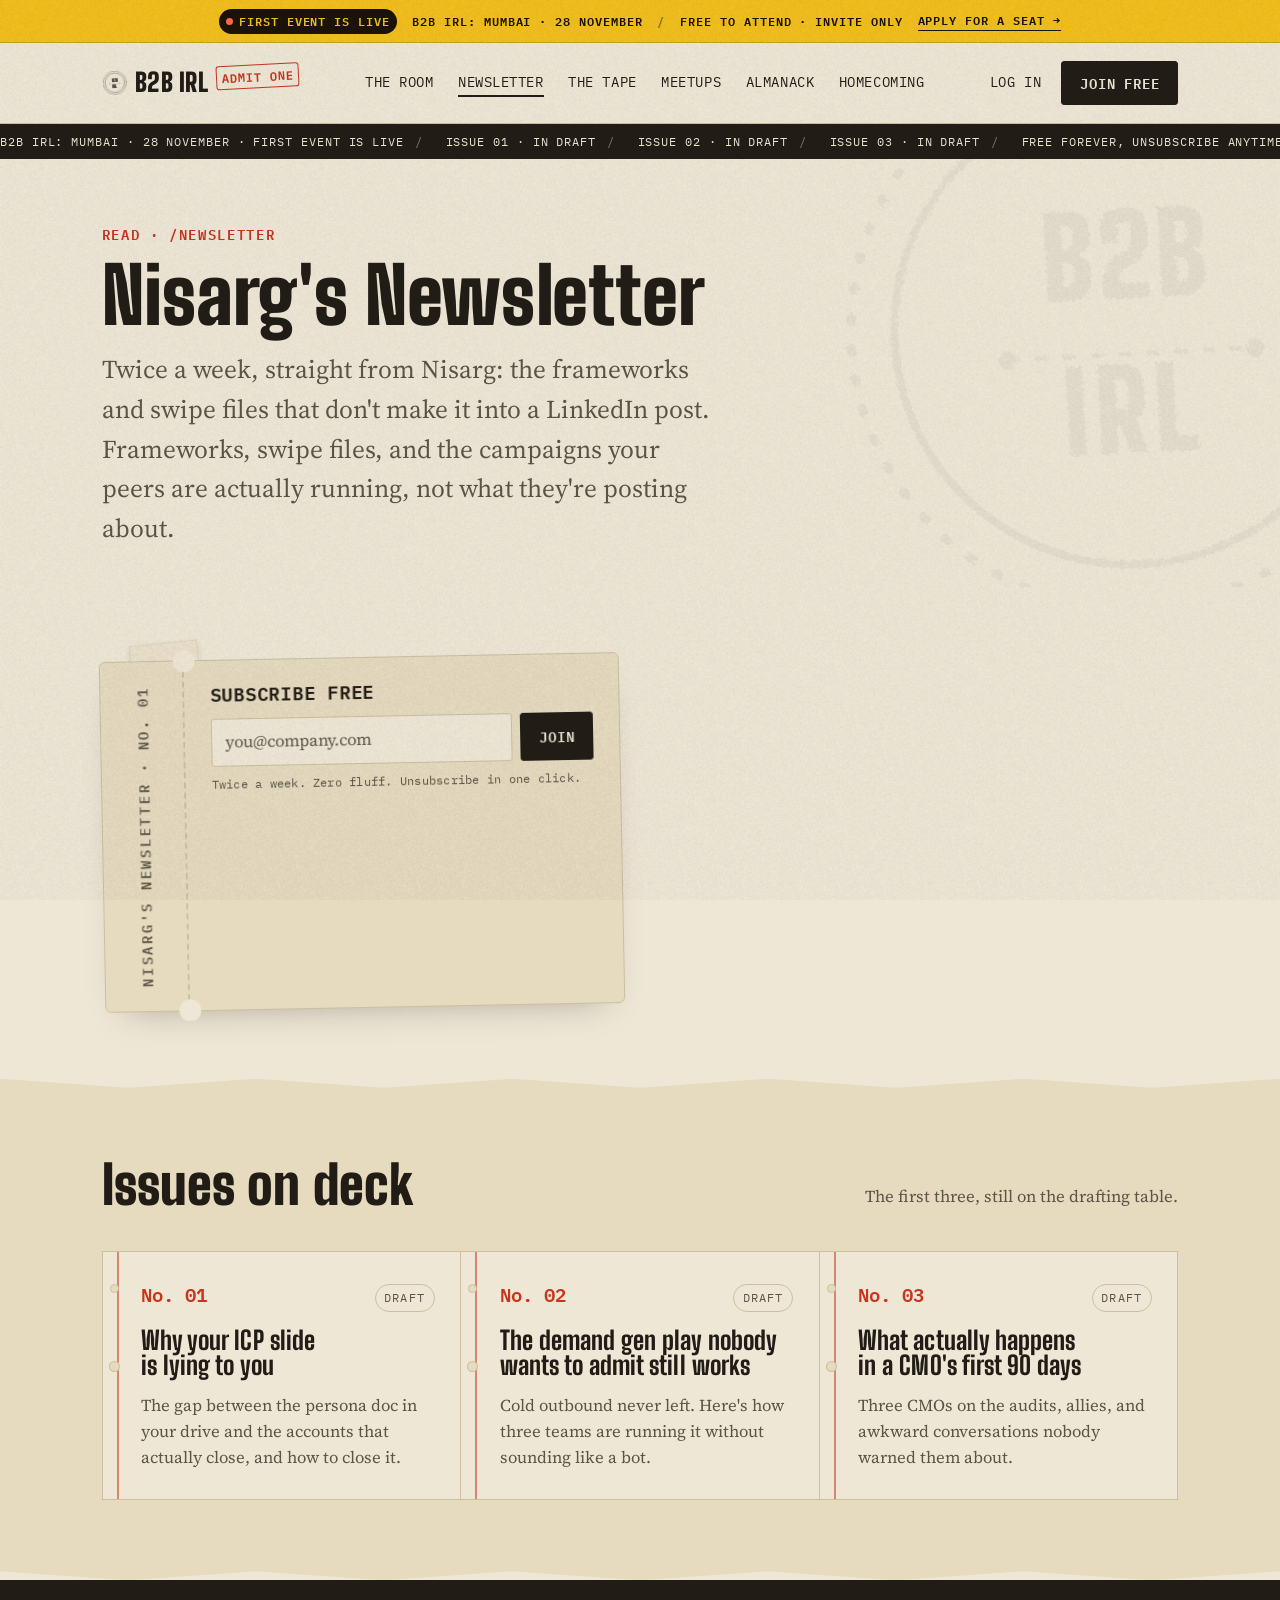
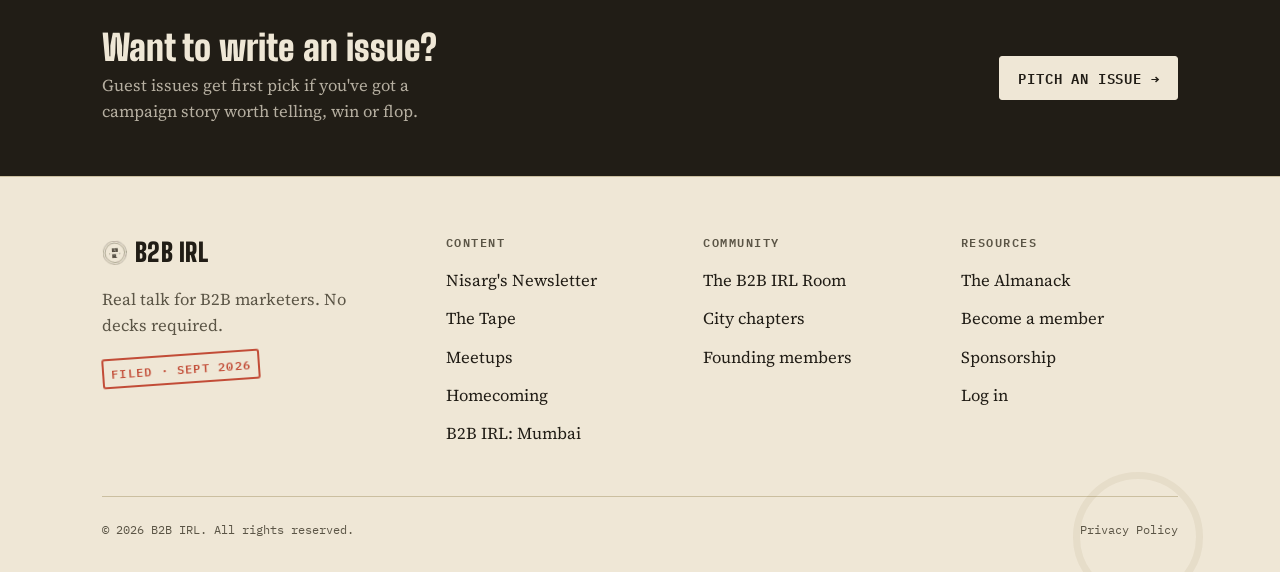
<file: newsletter.html>
<!DOCTYPE html>
<html lang="en">
<head>
<meta charset="UTF-8">
<meta name="viewport" content="width=device-width, initial-scale=1.0">
<title>Nisarg's Newsletter | B2B IRL</title>
<meta name="description" content="Nisarg's Newsletter: frameworks, swipe files, and the B2B campaigns your peers are actually running. Twice a week, free.">
<link rel="stylesheet" href="styles.css">
<script>document.documentElement.classList.add('js');</script>
</head>
<body>
<svg width="0" height="0" style="position:absolute">
  <defs>
    <filter id="ink-distress" x="-30%" y="-30%" width="160%" height="160%">
      <feTurbulence type="fractalNoise" baseFrequency="0.9" numOctaves="2" seed="7" result="noise"/>
      <feDisplacementMap in="SourceGraphic" in2="noise" scale="2.2"/>
    </filter>
  </defs>
  <symbol id="b2b-mark" viewBox="0 0 200 200">
    <g transform="rotate(-3 100 100)" filter="url(#ink-distress)">
      <circle cx="100" cy="100" r="90" fill="none" stroke="currentColor" stroke-width="3" stroke-dasharray="1 9" stroke-linecap="round"/>
      <circle cx="100" cy="100" r="76" fill="none" stroke="currentColor" stroke-width="2.5"/>
      <text x="100" y="90" text-anchor="middle" font-family="'Big Shoulders Display', 'Arial Narrow', sans-serif" font-weight="900" font-size="36" letter-spacing="1" fill="currentColor">B2B</text>
      <line x1="60" y1="108" x2="140" y2="108" stroke="currentColor" stroke-width="1.5" stroke-dasharray="4 5"/>
      <circle cx="60" cy="108" r="3" fill="currentColor"/>
      <circle cx="140" cy="108" r="3" fill="currentColor"/>
      <text x="100" y="140" text-anchor="middle" font-family="'Big Shoulders Display', 'Arial Narrow', sans-serif" font-weight="900" font-size="36" letter-spacing="2" fill="currentColor">IRL</text>
    </g>
  </symbol>
  <symbol id="icon-memo" viewBox="0 0 40 40">
    <g fill="none" stroke="currentColor" stroke-width="2.2" stroke-linecap="round" stroke-linejoin="round" filter="url(#ink-distress)">
      <path d="M5,11 L4.5,29.5 L36,30 L36.5,10.5 Z"/>
      <path d="M5,11.5 C10,16 17,22.5 20,22.5 C23,22.5 30,16 36,10.5"/>
    </g>
  </symbol>
  <symbol id="icon-room" viewBox="0 0 40 40">
    <g fill="none" stroke="currentColor" stroke-width="2.2" stroke-linecap="round" stroke-linejoin="round" filter="url(#ink-distress)">
      <path d="M6,9 Q5.5,4.5 10,4.5 L30.5,4 Q34.5,4.5 34.5,9 L34,20 Q34.5,24 30,24 L14.5,24.5 L8.5,31 L9.5,24.5 L10,24.5 Q6,24.5 6,20 Z"/>
    </g>
  </symbol>
  <symbol id="icon-tape" viewBox="0 0 40 40">
    <g fill="none" stroke="currentColor" stroke-width="2.2" stroke-linecap="round" stroke-linejoin="round" filter="url(#ink-distress)">
      <rect x="4.5" y="9" width="31" height="21" rx="2.5"/>
      <circle cx="13.5" cy="19.5" r="5"/>
      <circle cx="26.5" cy="19.5" r="5"/>
      <circle cx="13.5" cy="19.5" r="1.4" fill="currentColor"/>
      <circle cx="26.5" cy="19.5" r="1.4" fill="currentColor"/>
      <path d="M10.5,26.5 L29.5,27"/>
    </g>
  </symbol>
  <symbol id="icon-meetup" viewBox="0 0 40 40">
    <g fill="none" stroke="currentColor" stroke-width="2.2" stroke-linecap="round" stroke-linejoin="round" filter="url(#ink-distress)">
      <path d="M20,5 C13,5 7,10.5 7,17.5 C7,27 20,36 20,36 C20,36 33,27 33,17.5 C33,10.5 27,5 20,5 Z"/>
      <circle cx="20" cy="17" r="5.5"/>
    </g>
  </symbol>
  <symbol id="icon-ticket" viewBox="0 0 40 40">
    <g fill="none" stroke="currentColor" stroke-width="2.2" stroke-linecap="round" stroke-linejoin="round" filter="url(#ink-distress)">
      <path d="M5,14 C5,11.5 7,11.5 7,9 C7,6.5 5,6.5 5,4 L35,4 C35,6.5 33,6.5 33,9 C33,11.5 35,11.5 35,14 L35,26 C35,28.5 33,28.5 33,31 C33,33.5 35,33.5 35,36 L5,36 C5,33.5 7,33.5 7,31 C7,28.5 5,28.5 5,26 Z"/>
      <path d="M20,4 L20,36" stroke-dasharray="3 4"/>
    </g>
  </symbol>
  <symbol id="icon-book" viewBox="0 0 40 40">
    <g fill="none" stroke="currentColor" stroke-width="2.2" stroke-linecap="round" stroke-linejoin="round" filter="url(#ink-distress)">
      <path d="M20,9 C17,6.5 10,5.5 5,6.5 L5,30 C10,29 17,30 20,32.5 C23,30 30,29 35,30 L35,6.5 C30,5.5 23,6.5 20,9 Z"/>
      <path d="M20,9 L20,32.5"/>
    </g>
  </symbol>
  <symbol id="icon-clip" viewBox="0 0 30 60">
    <path fill="none" stroke="currentColor" stroke-width="2.6" stroke-linecap="round" d="M10,10 C10,4.5 20,4.5 20,10 L20,44 C20,49 12.5,49 12.5,44 L12.5,17.5 C12.5,14.5 16.5,14.5 16.5,17.5 L16.5,38" filter="url(#ink-distress)"/>
  </symbol>
</svg>

<div class="grain" aria-hidden="true"></div>

<a class="announce" href="mumbai.html">
  <div class="wrap">
    <span class="live">First event is live</span>
    <strong>B2B IRL: Mumbai &middot; 28 November</strong>
    <span class="sep hide-sm">/</span>
    <span class="hide-sm">Free to attend &middot; Invite only</span>
    <span class="go">Apply for a seat &rarr;</span>
  </div>
</a>

<header>
  <nav class="wrap nav">
    <a href="index.html" class="wordmark"><svg class="mark" viewBox="0 0 200 200" role="img" aria-label="B2B IRL"><use href="#b2b-mark"/></svg> B2B IRL <span>ADMIT ONE</span></a>
    <ul class="nav-links">
      <li><a href="community.html">The Room</a></li>
      <li><a href="newsletter.html" aria-current="page">Newsletter</a></li>
      <li><a href="podcast.html">The Tape</a></li>
      <li><a href="meetups.html">Meetups</a></li>
      <li><a href="almanack.html">Almanack</a></li>
      <li><a href="homecoming.html">Homecoming</a></li>
    </ul>
    <div class="nav-actions">
      <a class="login" href="community.html">Log in</a>
      <a class="btn" href="newsletter.html">Join free</a>
    </div>
    <button class="nav-toggle" aria-label="Toggle menu" aria-expanded="false" id="navToggle">Menu</button>
  </nav>
</header>

<div class="ticker" aria-hidden="true">
  <div class="ticker-track" id="tickerTrack"></div>
</div>

<main>
  <section class="page-hero">
    <svg class="watermark" viewBox="0 0 200 200" aria-hidden="true"><use href="#b2b-mark"/></svg>
    <div class="wrap">
      <span class="eyebrow rise">Read &middot; /newsletter</span>
      <h1 class="rise-2">Nisarg's Newsletter</h1>
      <p class="rise-3">Twice a week, straight from Nisarg: the frameworks and swipe files that don't make it into a LinkedIn post. Frameworks, swipe files, and the campaigns your peers are actually running, not what they're posting about.</p>
    </div>
  </section>

  <section>
    <div class="wrap">
      <div class="ticket-wrap reveal" style="max-width:520px;">
        <div class="tape"></div>
        <div class="ticket">
          <div class="ticket-stub"><span>Nisarg's Newsletter &middot; No. 01</span></div>
          <div class="ticket-main">
            <h2>Subscribe free</h2>
            <form class="ticket-form" id="signupForm">
              <div class="row">
                <input type="email" id="signupEmail" placeholder="you@company.com" required aria-label="Email address">
                <button type="submit" class="btn">Join</button>
              </div>
              <span class="ticket-note">Twice a week. Zero fluff. Unsubscribe in one click.</span>
              <span class="ticket-note confirm" id="signupConfirm">You're on the list. First issue lands soon.</span>
            </form>
          </div>
        </div>
      </div>
    </div>
  </section>

  <section class="alt">
    <div class="wrap">
      <div class="section-head reveal">
        <h2>Issues on deck</h2>
        <p>The first three, still on the drafting table.</p>
      </div>
      <div class="issues">
        <article class="issue reveal" style="--i:0">
          <div class="issue-head"><span class="issue-no">No. 01</span><span class="draft-tag">Draft</span></div>
          <h3>Why your ICP slide is lying to you</h3>
          <p>The gap between the persona doc in your drive and the accounts that actually close, and how to close it.</p>
        </article>
        <article class="issue reveal" style="--i:1">
          <div class="issue-head"><span class="issue-no">No. 02</span><span class="draft-tag">Draft</span></div>
          <h3>The demand gen play nobody wants to admit still works</h3>
          <p>Cold outbound never left. Here's how three teams are running it without sounding like a bot.</p>
        </article>
        <article class="issue reveal" style="--i:2">
          <div class="issue-head"><span class="issue-no">No. 03</span><span class="draft-tag">Draft</span></div>
          <h3>What actually happens in a CMO's first 90 days</h3>
          <p>Three CMOs on the audits, allies, and awkward conversations nobody warned them about.</p>
        </article>
      </div>
    </div>
  </section>

  <div class="cta-band">
    <div class="wrap">
      <div>
        <h2>Want to write an issue?</h2>
        <p>Guest issues get first pick if you've got a campaign story worth telling, win or flop.</p>
      </div>
      <a class="btn" href="mailto:hello@b2birl.com">Pitch an issue &rarr;</a>
    </div>
  </div>

</main>

<footer style="position:relative; overflow:hidden;">
  <span class="stain" style="width:130px; height:130px; bottom:-30px; right:6%;" aria-hidden="true"></span>
  <div class="wrap">
    <div class="footer-grid">
      <div class="footer-brand">
        <a href="index.html" class="wordmark"><svg class="mark" viewBox="0 0 200 200" role="img" aria-label="B2B IRL"><use href="#b2b-mark"/></svg> B2B IRL</a>
        <p>Real talk for B2B marketers. No decks required.</p>
        <span class="due-stamp" style="margin-top:1rem;">Filed &middot; Sept 2026</span>
      </div>
      <div class="footer-col">
        <h4>Content</h4>
        <ul>
          <li><a href="newsletter.html">Nisarg's Newsletter</a></li>
          <li><a href="podcast.html">The Tape</a></li>
          <li><a href="meetups.html">Meetups</a></li>
          <li><a href="homecoming.html">Homecoming</a></li>
          <li><a href="mumbai.html">B2B IRL: Mumbai</a></li>
        </ul>
      </div>
      <div class="footer-col">
        <h4>Community</h4>
        <ul>
          <li><a href="community.html">The B2B IRL Room</a></li>
          <li><a href="meetups.html">City chapters</a></li>
          <li><a href="index.html#join">Founding members</a></li>
        </ul>
      </div>
      <div class="footer-col">
        <h4>Resources</h4>
        <ul>
          <li><a href="almanack.html">The Almanack</a></li>
          <li><a href="index.html#join">Become a member</a></li>
          <li><a href="index.html#join">Sponsorship</a></li>
          <li><a href="community.html">Log in</a></li>
        </ul>
      </div>
    </div>
    <div class="footer-bottom">
      <span>&copy; 2026 B2B IRL. All rights reserved.</span>
      <a href="privacy.html">Privacy Policy</a>
    </div>
  </div>
</footer>

<script>window.TICKER_ITEMS = ["B2B IRL: Mumbai \u00b7 28 November \u00b7 first event is live", "Issue 01 \u00b7 in draft", "Issue 02 \u00b7 in draft", "Issue 03 \u00b7 in draft", "Free forever, unsubscribe anytime", "Twice a week \u00b7 Tuesday and Thursday"];</script>
<script src="site.js"></script>
</body>
</html>
</file>
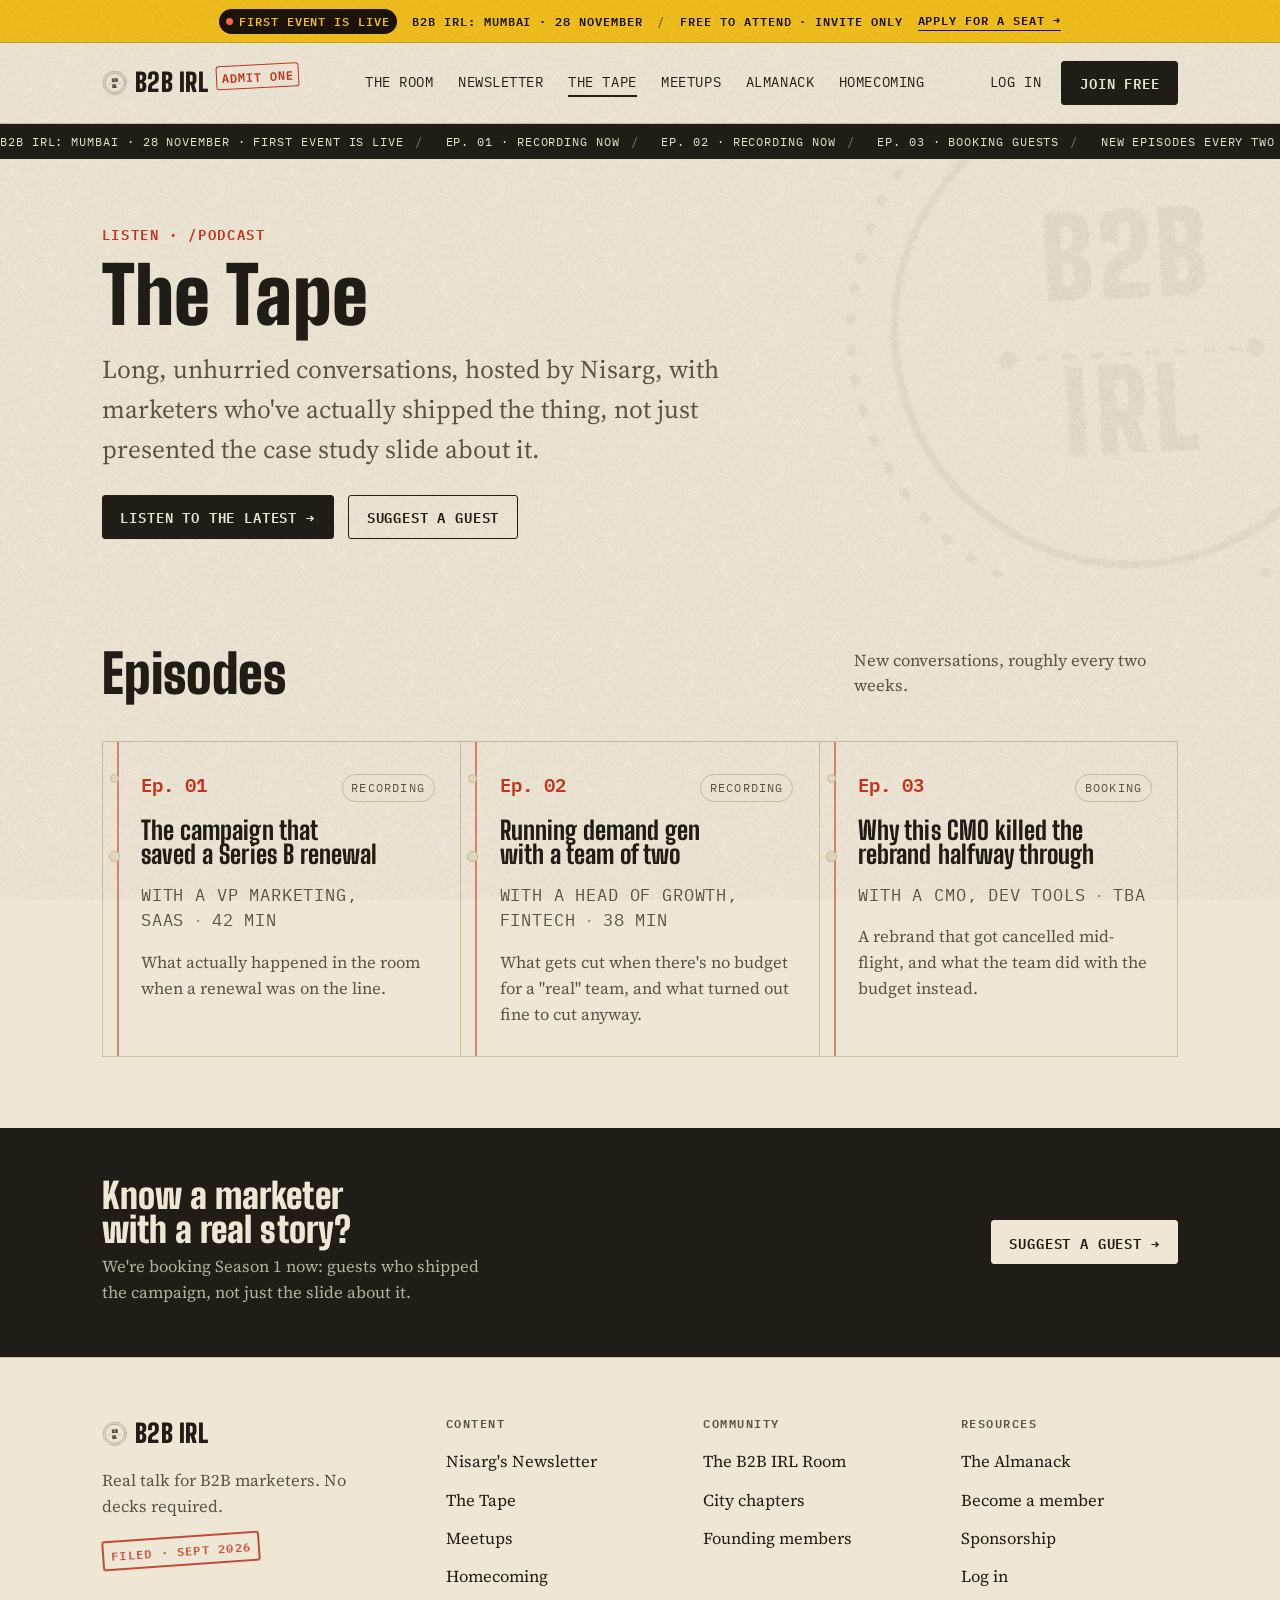
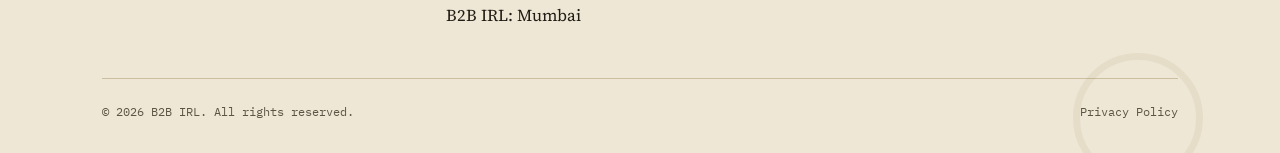
<file: podcast.html>
<!DOCTYPE html>
<html lang="en">
<head>
<meta charset="UTF-8">
<meta name="viewport" content="width=device-width, initial-scale=1.0">
<title>The Tape | B2B IRL Podcast</title>
<meta name="description" content="The Tape: long-form B2B marketing conversations hosted by Nisarg, with marketers who've actually shipped the campaign.">
<link rel="stylesheet" href="styles.css">
<script>document.documentElement.classList.add('js');</script>
</head>
<body>
<svg width="0" height="0" style="position:absolute">
  <defs>
    <filter id="ink-distress" x="-30%" y="-30%" width="160%" height="160%">
      <feTurbulence type="fractalNoise" baseFrequency="0.9" numOctaves="2" seed="7" result="noise"/>
      <feDisplacementMap in="SourceGraphic" in2="noise" scale="2.2"/>
    </filter>
  </defs>
  <symbol id="b2b-mark" viewBox="0 0 200 200">
    <g transform="rotate(-3 100 100)" filter="url(#ink-distress)">
      <circle cx="100" cy="100" r="90" fill="none" stroke="currentColor" stroke-width="3" stroke-dasharray="1 9" stroke-linecap="round"/>
      <circle cx="100" cy="100" r="76" fill="none" stroke="currentColor" stroke-width="2.5"/>
      <text x="100" y="90" text-anchor="middle" font-family="'Big Shoulders Display', 'Arial Narrow', sans-serif" font-weight="900" font-size="36" letter-spacing="1" fill="currentColor">B2B</text>
      <line x1="60" y1="108" x2="140" y2="108" stroke="currentColor" stroke-width="1.5" stroke-dasharray="4 5"/>
      <circle cx="60" cy="108" r="3" fill="currentColor"/>
      <circle cx="140" cy="108" r="3" fill="currentColor"/>
      <text x="100" y="140" text-anchor="middle" font-family="'Big Shoulders Display', 'Arial Narrow', sans-serif" font-weight="900" font-size="36" letter-spacing="2" fill="currentColor">IRL</text>
    </g>
  </symbol>
  <symbol id="icon-memo" viewBox="0 0 40 40">
    <g fill="none" stroke="currentColor" stroke-width="2.2" stroke-linecap="round" stroke-linejoin="round" filter="url(#ink-distress)">
      <path d="M5,11 L4.5,29.5 L36,30 L36.5,10.5 Z"/>
      <path d="M5,11.5 C10,16 17,22.5 20,22.5 C23,22.5 30,16 36,10.5"/>
    </g>
  </symbol>
  <symbol id="icon-room" viewBox="0 0 40 40">
    <g fill="none" stroke="currentColor" stroke-width="2.2" stroke-linecap="round" stroke-linejoin="round" filter="url(#ink-distress)">
      <path d="M6,9 Q5.5,4.5 10,4.5 L30.5,4 Q34.5,4.5 34.5,9 L34,20 Q34.5,24 30,24 L14.5,24.5 L8.5,31 L9.5,24.5 L10,24.5 Q6,24.5 6,20 Z"/>
    </g>
  </symbol>
  <symbol id="icon-tape" viewBox="0 0 40 40">
    <g fill="none" stroke="currentColor" stroke-width="2.2" stroke-linecap="round" stroke-linejoin="round" filter="url(#ink-distress)">
      <rect x="4.5" y="9" width="31" height="21" rx="2.5"/>
      <circle cx="13.5" cy="19.5" r="5"/>
      <circle cx="26.5" cy="19.5" r="5"/>
      <circle cx="13.5" cy="19.5" r="1.4" fill="currentColor"/>
      <circle cx="26.5" cy="19.5" r="1.4" fill="currentColor"/>
      <path d="M10.5,26.5 L29.5,27"/>
    </g>
  </symbol>
  <symbol id="icon-meetup" viewBox="0 0 40 40">
    <g fill="none" stroke="currentColor" stroke-width="2.2" stroke-linecap="round" stroke-linejoin="round" filter="url(#ink-distress)">
      <path d="M20,5 C13,5 7,10.5 7,17.5 C7,27 20,36 20,36 C20,36 33,27 33,17.5 C33,10.5 27,5 20,5 Z"/>
      <circle cx="20" cy="17" r="5.5"/>
    </g>
  </symbol>
  <symbol id="icon-ticket" viewBox="0 0 40 40">
    <g fill="none" stroke="currentColor" stroke-width="2.2" stroke-linecap="round" stroke-linejoin="round" filter="url(#ink-distress)">
      <path d="M5,14 C5,11.5 7,11.5 7,9 C7,6.5 5,6.5 5,4 L35,4 C35,6.5 33,6.5 33,9 C33,11.5 35,11.5 35,14 L35,26 C35,28.5 33,28.5 33,31 C33,33.5 35,33.5 35,36 L5,36 C5,33.5 7,33.5 7,31 C7,28.5 5,28.5 5,26 Z"/>
      <path d="M20,4 L20,36" stroke-dasharray="3 4"/>
    </g>
  </symbol>
  <symbol id="icon-book" viewBox="0 0 40 40">
    <g fill="none" stroke="currentColor" stroke-width="2.2" stroke-linecap="round" stroke-linejoin="round" filter="url(#ink-distress)">
      <path d="M20,9 C17,6.5 10,5.5 5,6.5 L5,30 C10,29 17,30 20,32.5 C23,30 30,29 35,30 L35,6.5 C30,5.5 23,6.5 20,9 Z"/>
      <path d="M20,9 L20,32.5"/>
    </g>
  </symbol>
  <symbol id="icon-clip" viewBox="0 0 30 60">
    <path fill="none" stroke="currentColor" stroke-width="2.6" stroke-linecap="round" d="M10,10 C10,4.5 20,4.5 20,10 L20,44 C20,49 12.5,49 12.5,44 L12.5,17.5 C12.5,14.5 16.5,14.5 16.5,17.5 L16.5,38" filter="url(#ink-distress)"/>
  </symbol>
</svg>

<div class="grain" aria-hidden="true"></div>

<a class="announce" href="mumbai.html">
  <div class="wrap">
    <span class="live">First event is live</span>
    <strong>B2B IRL: Mumbai &middot; 28 November</strong>
    <span class="sep hide-sm">/</span>
    <span class="hide-sm">Free to attend &middot; Invite only</span>
    <span class="go">Apply for a seat &rarr;</span>
  </div>
</a>

<header>
  <nav class="wrap nav">
    <a href="index.html" class="wordmark"><svg class="mark" viewBox="0 0 200 200" role="img" aria-label="B2B IRL"><use href="#b2b-mark"/></svg> B2B IRL <span>ADMIT ONE</span></a>
    <ul class="nav-links">
      <li><a href="community.html">The Room</a></li>
      <li><a href="newsletter.html">Newsletter</a></li>
      <li><a href="podcast.html" aria-current="page">The Tape</a></li>
      <li><a href="meetups.html">Meetups</a></li>
      <li><a href="almanack.html">Almanack</a></li>
      <li><a href="homecoming.html">Homecoming</a></li>
    </ul>
    <div class="nav-actions">
      <a class="login" href="community.html">Log in</a>
      <a class="btn" href="newsletter.html">Join free</a>
    </div>
    <button class="nav-toggle" aria-label="Toggle menu" aria-expanded="false" id="navToggle">Menu</button>
  </nav>
</header>

<div class="ticker" aria-hidden="true">
  <div class="ticker-track" id="tickerTrack"></div>
</div>

<main>
  <section class="page-hero">
    <svg class="watermark" viewBox="0 0 200 200" aria-hidden="true"><use href="#b2b-mark"/></svg>
    <div class="wrap">
      <span class="eyebrow rise">Listen &middot; /podcast</span>
      <h1 class="rise-2">The Tape</h1>
      <p class="rise-3">Long, unhurried conversations, hosted by Nisarg, with marketers who've actually shipped the thing, not just presented the case study slide about it.</p>
      <div class="rise-3" style="margin-top:1.6rem; display:flex; gap:0.9rem; flex-wrap:wrap;">
        <a class="btn" href="#episodes">Listen to the latest &rarr;</a>
        <a class="btn ghost" href="mailto:hello@b2birl.com">Suggest a guest</a>
      </div>
    </div>
  </section>

  <section id="episodes">
    <div class="wrap">
      <div class="section-head reveal">
        <h2>Episodes</h2>
        <p>New conversations, roughly every two weeks.</p>
      </div>
      <div class="issues">
        <article class="issue reveal" style="--i:0">
          <div class="issue-head"><span class="issue-no">Ep. 01</span><span class="draft-tag">Recording</span></div>
          <h3>The campaign that saved a Series B renewal</h3>
          <p class="episode-meta">With a VP Marketing, SaaS<span class="sep">&middot;</span>42 min</p>
          <p>What actually happened in the room when a renewal was on the line.</p>
        </article>
        <article class="issue reveal" style="--i:1">
          <div class="issue-head"><span class="issue-no">Ep. 02</span><span class="draft-tag">Recording</span></div>
          <h3>Running demand gen with a team of two</h3>
          <p class="episode-meta">With a Head of Growth, fintech<span class="sep">&middot;</span>38 min</p>
          <p>What gets cut when there's no budget for a "real" team, and what turned out fine to cut anyway.</p>
        </article>
        <article class="issue reveal" style="--i:2">
          <div class="issue-head"><span class="issue-no">Ep. 03</span><span class="draft-tag">Booking</span></div>
          <h3>Why this CMO killed the rebrand halfway through</h3>
          <p class="episode-meta">With a CMO, dev tools<span class="sep">&middot;</span>TBA</p>
          <p>A rebrand that got cancelled mid-flight, and what the team did with the budget instead.</p>
        </article>
      </div>
    </div>
  </section>

  <div class="cta-band">
    <div class="wrap">
      <div>
        <h2>Know a marketer with a real story?</h2>
        <p>We're booking Season 1 now: guests who shipped the campaign, not just the slide about it.</p>
      </div>
      <a class="btn" href="mailto:hello@b2birl.com">Suggest a guest &rarr;</a>
    </div>
  </div>

</main>

<footer style="position:relative; overflow:hidden;">
  <span class="stain" style="width:130px; height:130px; bottom:-30px; right:6%;" aria-hidden="true"></span>
  <div class="wrap">
    <div class="footer-grid">
      <div class="footer-brand">
        <a href="index.html" class="wordmark"><svg class="mark" viewBox="0 0 200 200" role="img" aria-label="B2B IRL"><use href="#b2b-mark"/></svg> B2B IRL</a>
        <p>Real talk for B2B marketers. No decks required.</p>
        <span class="due-stamp" style="margin-top:1rem;">Filed &middot; Sept 2026</span>
      </div>
      <div class="footer-col">
        <h4>Content</h4>
        <ul>
          <li><a href="newsletter.html">Nisarg's Newsletter</a></li>
          <li><a href="podcast.html">The Tape</a></li>
          <li><a href="meetups.html">Meetups</a></li>
          <li><a href="homecoming.html">Homecoming</a></li>
          <li><a href="mumbai.html">B2B IRL: Mumbai</a></li>
        </ul>
      </div>
      <div class="footer-col">
        <h4>Community</h4>
        <ul>
          <li><a href="community.html">The B2B IRL Room</a></li>
          <li><a href="meetups.html">City chapters</a></li>
          <li><a href="index.html#join">Founding members</a></li>
        </ul>
      </div>
      <div class="footer-col">
        <h4>Resources</h4>
        <ul>
          <li><a href="almanack.html">The Almanack</a></li>
          <li><a href="index.html#join">Become a member</a></li>
          <li><a href="index.html#join">Sponsorship</a></li>
          <li><a href="community.html">Log in</a></li>
        </ul>
      </div>
    </div>
    <div class="footer-bottom">
      <span>&copy; 2026 B2B IRL. All rights reserved.</span>
      <a href="privacy.html">Privacy Policy</a>
    </div>
  </div>
</footer>

<script>window.TICKER_ITEMS = ["B2B IRL: Mumbai \u00b7 28 November \u00b7 first event is live", "Ep. 01 \u00b7 recording now", "Ep. 02 \u00b7 recording now", "Ep. 03 \u00b7 booking guests", "New episodes every two weeks", "Hosted by Nisarg"];</script>
<script src="site.js"></script>
</body>
</html>
</file>
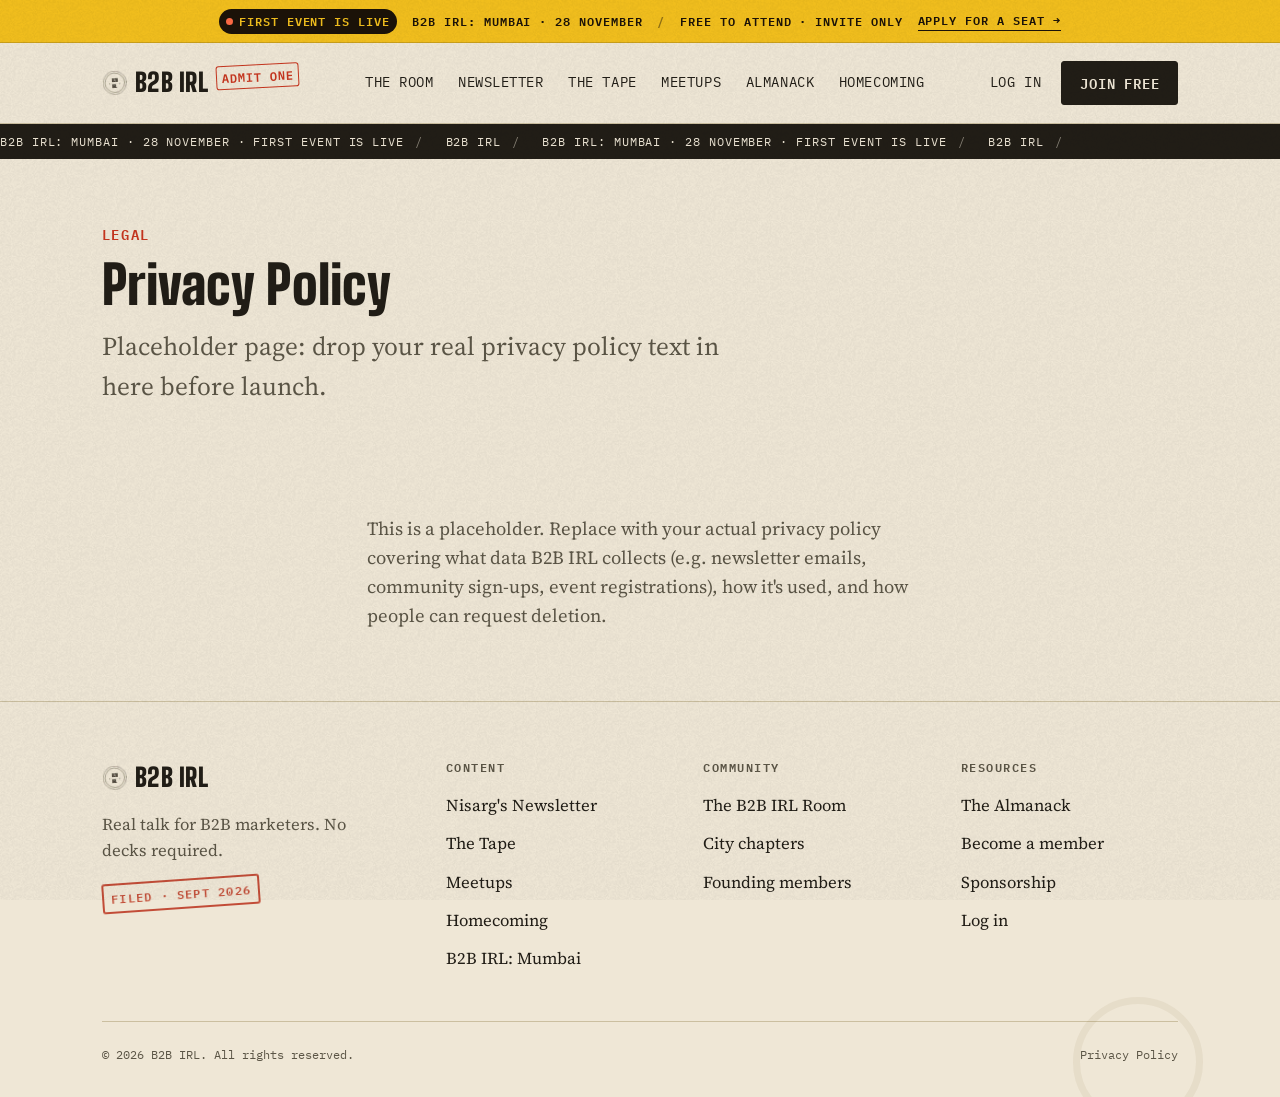
<file: privacy.html>
<!DOCTYPE html>
<html lang="en">
<head>
<meta charset="UTF-8">
<meta name="viewport" content="width=device-width, initial-scale=1.0">
<title>Privacy Policy | B2B IRL</title>
<meta name="description" content="B2B IRL privacy policy.">
<link rel="stylesheet" href="styles.css">
<script>document.documentElement.classList.add('js');</script>
</head>
<body>
<svg width="0" height="0" style="position:absolute">
  <defs>
    <filter id="ink-distress" x="-30%" y="-30%" width="160%" height="160%">
      <feTurbulence type="fractalNoise" baseFrequency="0.9" numOctaves="2" seed="7" result="noise"/>
      <feDisplacementMap in="SourceGraphic" in2="noise" scale="2.2"/>
    </filter>
  </defs>
  <symbol id="b2b-mark" viewBox="0 0 200 200">
    <g transform="rotate(-3 100 100)" filter="url(#ink-distress)">
      <circle cx="100" cy="100" r="90" fill="none" stroke="currentColor" stroke-width="3" stroke-dasharray="1 9" stroke-linecap="round"/>
      <circle cx="100" cy="100" r="76" fill="none" stroke="currentColor" stroke-width="2.5"/>
      <text x="100" y="90" text-anchor="middle" font-family="'Big Shoulders Display', 'Arial Narrow', sans-serif" font-weight="900" font-size="36" letter-spacing="1" fill="currentColor">B2B</text>
      <line x1="60" y1="108" x2="140" y2="108" stroke="currentColor" stroke-width="1.5" stroke-dasharray="4 5"/>
      <circle cx="60" cy="108" r="3" fill="currentColor"/>
      <circle cx="140" cy="108" r="3" fill="currentColor"/>
      <text x="100" y="140" text-anchor="middle" font-family="'Big Shoulders Display', 'Arial Narrow', sans-serif" font-weight="900" font-size="36" letter-spacing="2" fill="currentColor">IRL</text>
    </g>
  </symbol>
  <symbol id="icon-memo" viewBox="0 0 40 40">
    <g fill="none" stroke="currentColor" stroke-width="2.2" stroke-linecap="round" stroke-linejoin="round" filter="url(#ink-distress)">
      <path d="M5,11 L4.5,29.5 L36,30 L36.5,10.5 Z"/>
      <path d="M5,11.5 C10,16 17,22.5 20,22.5 C23,22.5 30,16 36,10.5"/>
    </g>
  </symbol>
  <symbol id="icon-room" viewBox="0 0 40 40">
    <g fill="none" stroke="currentColor" stroke-width="2.2" stroke-linecap="round" stroke-linejoin="round" filter="url(#ink-distress)">
      <path d="M6,9 Q5.5,4.5 10,4.5 L30.5,4 Q34.5,4.5 34.5,9 L34,20 Q34.5,24 30,24 L14.5,24.5 L8.5,31 L9.5,24.5 L10,24.5 Q6,24.5 6,20 Z"/>
    </g>
  </symbol>
  <symbol id="icon-tape" viewBox="0 0 40 40">
    <g fill="none" stroke="currentColor" stroke-width="2.2" stroke-linecap="round" stroke-linejoin="round" filter="url(#ink-distress)">
      <rect x="4.5" y="9" width="31" height="21" rx="2.5"/>
      <circle cx="13.5" cy="19.5" r="5"/>
      <circle cx="26.5" cy="19.5" r="5"/>
      <circle cx="13.5" cy="19.5" r="1.4" fill="currentColor"/>
      <circle cx="26.5" cy="19.5" r="1.4" fill="currentColor"/>
      <path d="M10.5,26.5 L29.5,27"/>
    </g>
  </symbol>
  <symbol id="icon-meetup" viewBox="0 0 40 40">
    <g fill="none" stroke="currentColor" stroke-width="2.2" stroke-linecap="round" stroke-linejoin="round" filter="url(#ink-distress)">
      <path d="M20,5 C13,5 7,10.5 7,17.5 C7,27 20,36 20,36 C20,36 33,27 33,17.5 C33,10.5 27,5 20,5 Z"/>
      <circle cx="20" cy="17" r="5.5"/>
    </g>
  </symbol>
  <symbol id="icon-ticket" viewBox="0 0 40 40">
    <g fill="none" stroke="currentColor" stroke-width="2.2" stroke-linecap="round" stroke-linejoin="round" filter="url(#ink-distress)">
      <path d="M5,14 C5,11.5 7,11.5 7,9 C7,6.5 5,6.5 5,4 L35,4 C35,6.5 33,6.5 33,9 C33,11.5 35,11.5 35,14 L35,26 C35,28.5 33,28.5 33,31 C33,33.5 35,33.5 35,36 L5,36 C5,33.5 7,33.5 7,31 C7,28.5 5,28.5 5,26 Z"/>
      <path d="M20,4 L20,36" stroke-dasharray="3 4"/>
    </g>
  </symbol>
  <symbol id="icon-book" viewBox="0 0 40 40">
    <g fill="none" stroke="currentColor" stroke-width="2.2" stroke-linecap="round" stroke-linejoin="round" filter="url(#ink-distress)">
      <path d="M20,9 C17,6.5 10,5.5 5,6.5 L5,30 C10,29 17,30 20,32.5 C23,30 30,29 35,30 L35,6.5 C30,5.5 23,6.5 20,9 Z"/>
      <path d="M20,9 L20,32.5"/>
    </g>
  </symbol>
  <symbol id="icon-clip" viewBox="0 0 30 60">
    <path fill="none" stroke="currentColor" stroke-width="2.6" stroke-linecap="round" d="M10,10 C10,4.5 20,4.5 20,10 L20,44 C20,49 12.5,49 12.5,44 L12.5,17.5 C12.5,14.5 16.5,14.5 16.5,17.5 L16.5,38" filter="url(#ink-distress)"/>
  </symbol>
</svg>

<div class="grain" aria-hidden="true"></div>

<a class="announce" href="mumbai.html">
  <div class="wrap">
    <span class="live">First event is live</span>
    <strong>B2B IRL: Mumbai &middot; 28 November</strong>
    <span class="sep hide-sm">/</span>
    <span class="hide-sm">Free to attend &middot; Invite only</span>
    <span class="go">Apply for a seat &rarr;</span>
  </div>
</a>

<header>
  <nav class="wrap nav">
    <a href="index.html" class="wordmark"><svg class="mark" viewBox="0 0 200 200" role="img" aria-label="B2B IRL"><use href="#b2b-mark"/></svg> B2B IRL <span>ADMIT ONE</span></a>
    <ul class="nav-links">
      <li><a href="community.html">The Room</a></li>
      <li><a href="newsletter.html">Newsletter</a></li>
      <li><a href="podcast.html">The Tape</a></li>
      <li><a href="meetups.html">Meetups</a></li>
      <li><a href="almanack.html">Almanack</a></li>
      <li><a href="homecoming.html">Homecoming</a></li>
    </ul>
    <div class="nav-actions">
      <a class="login" href="community.html">Log in</a>
      <a class="btn" href="newsletter.html">Join free</a>
    </div>
    <button class="nav-toggle" aria-label="Toggle menu" aria-expanded="false" id="navToggle">Menu</button>
  </nav>
</header>

<div class="ticker" aria-hidden="true">
  <div class="ticker-track" id="tickerTrack"></div>
</div>

<main>
  <section class="page-hero" style="padding-block: clamp(2.4rem,1.8rem+3vw,4rem) 1rem;">
    <div class="wrap">
      <span class="eyebrow rise">Legal</span>
      <h1 class="rise-2" style="font-size: var(--fs-600);">Privacy Policy</h1>
      <p class="rise-3">Placeholder page: drop your real privacy policy text in here before launch.</p>
    </div>
  </section>
  <section>
    <div class="wrap" style="max-width: 70ch;">
      <p style="color:var(--ink-soft);">This is a placeholder. Replace with your actual privacy policy covering what data B2B IRL collects (e.g. newsletter emails, community sign-ups, event registrations), how it's used, and how people can request deletion.</p>
    </div>
  </section>

</main>

<footer style="position:relative; overflow:hidden;">
  <span class="stain" style="width:130px; height:130px; bottom:-30px; right:6%;" aria-hidden="true"></span>
  <div class="wrap">
    <div class="footer-grid">
      <div class="footer-brand">
        <a href="index.html" class="wordmark"><svg class="mark" viewBox="0 0 200 200" role="img" aria-label="B2B IRL"><use href="#b2b-mark"/></svg> B2B IRL</a>
        <p>Real talk for B2B marketers. No decks required.</p>
        <span class="due-stamp" style="margin-top:1rem;">Filed &middot; Sept 2026</span>
      </div>
      <div class="footer-col">
        <h4>Content</h4>
        <ul>
          <li><a href="newsletter.html">Nisarg's Newsletter</a></li>
          <li><a href="podcast.html">The Tape</a></li>
          <li><a href="meetups.html">Meetups</a></li>
          <li><a href="homecoming.html">Homecoming</a></li>
          <li><a href="mumbai.html">B2B IRL: Mumbai</a></li>
        </ul>
      </div>
      <div class="footer-col">
        <h4>Community</h4>
        <ul>
          <li><a href="community.html">The B2B IRL Room</a></li>
          <li><a href="meetups.html">City chapters</a></li>
          <li><a href="index.html#join">Founding members</a></li>
        </ul>
      </div>
      <div class="footer-col">
        <h4>Resources</h4>
        <ul>
          <li><a href="almanack.html">The Almanack</a></li>
          <li><a href="index.html#join">Become a member</a></li>
          <li><a href="index.html#join">Sponsorship</a></li>
          <li><a href="community.html">Log in</a></li>
        </ul>
      </div>
    </div>
    <div class="footer-bottom">
      <span>&copy; 2026 B2B IRL. All rights reserved.</span>
      <a href="privacy.html">Privacy Policy</a>
    </div>
  </div>
</footer>

<script>window.TICKER_ITEMS = ["B2B IRL: Mumbai \u00b7 28 November \u00b7 first event is live", "B2B IRL"];</script>
<script src="site.js"></script>
</body>
</html>
</file>
<file: styles.css>
@import url('https://fonts.googleapis.com/css2?family=Big+Shoulders+Display:wght@600;800;900&family=Source+Serif+4:opsz,wght@8..60,400;8..60,500;8..60,600&family=IBM+Plex+Mono:wght@500;600&family=Caveat:wght@500;600;700&display=swap');

:root{
  --paper: #EFE7D6;
  --paper-2: #E6DABF;
  --ink: #211D16;
  --ink-soft: #5B5546;
  --line: #CBBFA0;
  --highlight: #F2BF1D;
  --accent: #C7351E;
  --accent-ink: #FBF3DF;
  --pen: #2A4D8F;

  --font-display: 'Big Shoulders Display', 'Arial Narrow', sans-serif;
  --font-body: 'Source Serif 4', Georgia, 'Times New Roman', serif;
  --font-mono: 'IBM Plex Mono', ui-monospace, 'SF Mono', Menlo, monospace;
  --font-hand: 'Caveat', cursive;

  --fs-000: clamp(0.7rem, 0.68rem + 0.1vw, 0.76rem);
  --fs-100: clamp(0.8rem, 0.78rem + 0.1vw, 0.88rem);
  --fs-200: clamp(0.95rem, 0.92rem + 0.15vw, 1.05rem);
  --fs-300: clamp(1.05rem, 1rem + 0.2vw, 1.2rem);
  --fs-400: clamp(1.3rem, 1.2rem + 0.5vw, 1.6rem);
  --fs-500: clamp(1.7rem, 1.5rem + 0.9vw, 2.3rem);
  --fs-600: clamp(2.3rem, 1.9rem + 1.8vw, 3.4rem);
  --fs-700: clamp(3rem, 2.3rem + 3.2vw, 5rem);

  --measure: 62ch;
  --container: 1160px;
  color-scheme: light;
}

@media (prefers-color-scheme: dark){
  :root:not([data-theme="light"]){
    --paper: #17140D; --paper-2: #211C12; --ink: #EFE3C6; --ink-soft: #B3A688;
    --line: #3B3423; --highlight: #F2BF1D; --accent: #FF6B45; --accent-ink: #1B1208; --pen: #7FA8E8;
    color-scheme: dark;
  }
}
:root[data-theme="dark"]{
  --paper: #17140D; --paper-2: #211C12; --ink: #EFE3C6; --ink-soft: #B3A688;
  --line: #3B3423; --highlight: #F2BF1D; --accent: #FF6B45; --accent-ink: #1B1208; --pen: #7FA8E8;
  color-scheme: dark;
}

*{ box-sizing: border-box; }
html{ scroll-behavior: smooth; }
@media (prefers-reduced-motion: reduce){
  html{ scroll-behavior: auto; }
  *{ animation-duration: 0.001ms !important; animation-iteration-count: 1 !important; transition-duration: 0.001ms !important; }
}

.grain{ position: fixed; inset: 0; z-index: 999; pointer-events: none; background-repeat: repeat; background-size: 140px 140px; opacity: 0.05; mix-blend-mode: multiply; }
:root[data-theme="dark"] .grain{ mix-blend-mode: overlay; opacity: 0.09; }
@media (prefers-color-scheme: dark){ :root:not([data-theme="light"]) .grain{ mix-blend-mode: overlay; opacity: 0.09; } }

.doodle{ position: absolute; pointer-events: none; color: var(--pen); overflow: visible; }
.doodle path{ fill: none; stroke: currentColor; stroke-width: 2.5; stroke-linecap: round; stroke-linejoin: round; }
.doodle .ink{ stroke-dasharray: 340; stroke-dashoffset: 340; animation: draw-in 0.9s 1.1s ease-out forwards; }
.doodle-label{ font-family: var(--font-hand); font-weight: 600; color: var(--pen); font-size: 1.35rem; line-height: 1; white-space: nowrap; }
@keyframes draw-in{ to{ stroke-dashoffset: 0; } }

@keyframes settle-up{ from{ opacity: 0; transform: translateY(14px); } to{ opacity: 1; transform: translateY(0); } }
@keyframes stamp-press{
  0%{ opacity: 0; transform: rotate(-7deg) scale(0.9); }
  65%{ opacity: 1; transform: rotate(-0.5deg) scale(1.02); }
  100%{ opacity: 1; transform: rotate(-1.1deg) scale(1); }
}
.rise{ animation: settle-up 0.6s ease-out both; }
.rise-2{ animation: settle-up 0.6s 0.1s ease-out both; }
.rise-3{ animation: settle-up 0.6s 0.2s ease-out both; }

html.js .reveal{ opacity: 0; transform: translateY(18px); transition: opacity 0.6s ease, transform 0.6s ease; }
html.js .reveal.in-view{ opacity: 1; transform: translateY(0); transition-delay: calc(var(--i, 0) * 80ms); }

body{ margin: 0; background: var(--paper); color: var(--ink); font-family: var(--font-body); font-size: var(--fs-300); line-height: 1.55; -webkit-font-smoothing: antialiased; }
h1,h2,h3{ font-family: var(--font-display); font-weight: 900; line-height: 0.95; letter-spacing: 0.002em; text-wrap: balance; margin: 0; }
p{ margin: 0; }
a{ color: inherit; }
::selection{ background: var(--highlight); color: var(--ink); }

.eyebrow{ font-family: var(--font-mono); font-size: var(--fs-100); font-weight: 600; letter-spacing: 0.12em; text-transform: uppercase; color: var(--accent); }

.wrap{ max-width: var(--container); margin: 0 auto; padding-inline: clamp(1.25rem, 1rem + 2vw, 3rem); }
.hairline{ border: none; border-top: 1px solid var(--line); margin: 0; }

header{ position: sticky; top: 0; z-index: 20; background: var(--paper); border-bottom: 1px solid var(--line); }
.nav{ display: flex; align-items: center; justify-content: space-between; gap: 1rem; padding-block: 1.1rem; transition: padding 0.25s ease; }
header.scrolled{ box-shadow: 0 8px 18px -14px rgba(33,29,22,0.4); }
header.scrolled .nav{ padding-block: 0.7rem; }

.ticker{ background: var(--ink); color: var(--paper); overflow: hidden; white-space: nowrap; position: relative; z-index: 19; }
.ticker-track{ display: inline-flex; width: max-content; gap: 1.4rem; padding-block: 0.55rem; animation: ticker-scroll 32s linear infinite; will-change: transform; }
.ticker-item{ font-family: var(--font-mono); font-size: 0.72rem; letter-spacing: 0.08em; text-transform: uppercase; flex-shrink: 0; }
.ticker-item .dim{ color: var(--paper); opacity: 0.5; margin-left: 0.7rem; }
@keyframes ticker-scroll{ from{ transform: translateX(0); } to{ transform: translateX(-50%); } }
@media (prefers-reduced-motion: reduce){ .ticker-track{ animation: none; } }

.wordmark{ font-family: var(--font-display); font-weight: 900; font-size: var(--fs-400); letter-spacing: 0.01em; text-decoration: none; display: flex; align-items: center; gap: 0.5rem; }
.wordmark .mark{ width: 1em; height: 1em; flex-shrink: 0; }
.wordmark span{ font-family: var(--font-mono); font-size: var(--fs-000); font-weight: 600; letter-spacing: 0.08em; color: var(--accent); border: 1px solid var(--accent); padding: 0.15em 0.4em; border-radius: 3px; transform: translateY(-0.55em) rotate(-3deg); }
.nav-links{ display: flex; gap: clamp(0.9rem, 0.5rem + 1.3vw, 1.9rem); list-style: none; margin: 0; padding: 0; font-family: var(--font-mono); font-size: var(--fs-100); letter-spacing: 0.04em; text-transform: uppercase; }
.nav-links a{ text-decoration: none; padding-bottom: 0.2rem; border-bottom: 2px solid transparent; }
.nav-links a:hover, .nav-links a:focus-visible{ border-bottom-color: var(--accent); }
.nav-links a[aria-current="page"]{ border-bottom-color: var(--ink); }
.nav-actions{ display: flex; align-items: center; gap: 1.25rem; font-family: var(--font-mono); font-size: var(--fs-100); text-transform: uppercase; letter-spacing: 0.04em; }
.nav-actions .login{ text-decoration: none; white-space: nowrap; }
.btn{ font-family: var(--font-mono); font-weight: 600; font-size: var(--fs-100); letter-spacing: 0.06em; text-transform: uppercase; text-decoration: none; display: inline-flex; align-items: center; gap: 0.5em; padding: 0.75em 1.3em; border-radius: 3px; border: 1px solid var(--ink); background: var(--ink); color: var(--paper); cursor: pointer; white-space: nowrap; }
.btn:hover, .btn:focus-visible{ background: var(--accent); border-color: var(--accent); color: var(--accent-ink); }
.btn.ghost{ background: transparent; color: var(--ink); }
.btn.ghost:hover, .btn.ghost:focus-visible{ background: var(--ink); color: var(--paper); border-color: var(--ink); }
.btn:focus-visible, a:focus-visible, input:focus-visible{ outline: 2px solid var(--accent); outline-offset: 2px; }

.nav-toggle{ display: none; background: none; border: 1px solid var(--ink); border-radius: 3px; padding: 0.4rem 0.6rem; font-family: var(--font-mono); font-size: var(--fs-100); cursor: pointer; color: var(--ink); }

.hero{ padding-block: clamp(2.5rem, 1.5rem + 5vw, 5rem) clamp(2.4rem, 1.6rem + 4vw, 4rem); }
.hero-top{ display: flex; align-items: center; gap: 0.6em; margin-bottom: 1.1rem; }
.hero-top .eyebrow{ color: var(--ink-soft); }
.hero-top .eyebrow strong{ color: var(--accent); font-weight: 600; }
.hero h1{ font-size: var(--fs-700); max-width: 16ch; }
.hero h1 mark{ background: var(--highlight); color: var(--ink); -webkit-box-decoration-break: clone; box-decoration-break: clone; padding: 0 0.12em; }
:root[data-theme="dark"] .hero h1 mark{ color: #1B1208; }
@media (prefers-color-scheme: dark){ :root:not([data-theme="light"]) .hero h1 mark{ color: #1B1208; } }
.hero-sub{ font-size: var(--fs-400); color: var(--ink-soft); max-width: 42ch; margin-top: 1.3rem; }
.hero-grid{ display: grid; grid-template-columns: minmax(0,1fr) minmax(320px, 420px); gap: clamp(2rem, 1.5rem + 2vw, 4rem); margin-top: clamp(2.2rem, 1.6rem + 3vw, 3.5rem); align-items: start; }
.watermark{ position: absolute; width: 620px; height: 620px; top: -140px; right: -160px; color: var(--ink); opacity: 0.045; pointer-events: none; z-index: 0; overflow: hidden; }
.hero-grid, .hero-top{ position: relative; z-index: 1; }

/* generic page header, used on every subpage instead of the homepage hero */
.page-hero{ padding-block: clamp(2.4rem, 1.8rem + 3vw, 4rem) clamp(1.6rem, 1.2rem + 2vw, 2.4rem); position: relative; overflow: hidden; }
.page-hero .eyebrow{ display: block; margin-bottom: 0.9rem; }
.page-hero h1{ font-size: var(--fs-700); max-width: 20ch; position: relative; z-index: 1; }
.page-hero p{ color: var(--ink-soft); font-size: var(--fs-400); max-width: 48ch; margin-top: 1.1rem; position: relative; z-index: 1; }

.evidence-row{ display: flex; gap: 1rem; margin-top: clamp(1.8rem, 1.4rem + 1.5vw, 2.6rem); flex-wrap: wrap; position: relative; z-index: 1; }
.evidence-card{ background: var(--paper); border: 1px solid var(--line); padding: 0.75rem 0.95rem 0.7rem; box-shadow: 0 8px 16px -12px rgba(33,29,22,0.35); position: relative; flex: 1 1 160px; min-width: 150px; }
.evidence-card .pin{ top: -7px; left: 50%; margin-left: -7px; }
.evidence-eyebrow{ display: block; font-family: var(--font-mono); font-size: 0.62rem; letter-spacing: 0.1em; text-transform: uppercase; color: var(--accent); margin-bottom: 0.35rem; }
.evidence-text{ font-family: var(--font-mono); font-size: 0.78rem; line-height: 1.4; color: var(--ink-soft); }
.fig-caption{ display: block; margin-top: 0.9rem; font-family: var(--font-hand); font-size: 1.15rem; color: var(--ink-soft); position: relative; z-index: 1; }

.ticket-wrap{ position: relative; perspective: 900px; }
.ticket{
  display: flex; background: var(--paper-2); border: 1px solid var(--line); border-radius: 6px; position: relative;
  --tilt-x: 0deg; --tilt-y: 0deg;
  transform: rotate(-1.1deg) rotateX(var(--tilt-x)) rotateY(var(--tilt-y));
  transform-style: preserve-3d; box-shadow: 0 18px 34px -22px rgba(33,29,22,0.35);
  animation: stamp-press 0.7s 0.15s cubic-bezier(0.2,0.8,0.3,1) both; transition: transform 0.15s ease-out;
}
.tape{ position: absolute; top: -14px; left: 28px; width: 68px; height: 26px; background: repeating-linear-gradient(45deg, rgba(239,231,214,0.55) 0 4px, rgba(239,231,214,0.3) 4px 8px), var(--paper-2); border: 1px solid rgba(0,0,0,0.06); opacity: 0.85; transform: rotate(-6deg); box-shadow: 0 2px 6px rgba(33,29,22,0.15); }
:root[data-theme="dark"] .tape{ background: repeating-linear-gradient(45deg, rgba(23,20,13,0.5) 0 4px, rgba(23,20,13,0.25) 4px 8px), var(--paper-2); }
@media (prefers-color-scheme: dark){ :root:not([data-theme="light"]) .tape{ background: repeating-linear-gradient(45deg, rgba(23,20,13,0.5) 0 4px, rgba(23,20,13,0.25) 4px 8px), var(--paper-2); } }
:root[data-theme="dark"] .ticket{ box-shadow: 0 18px 34px -22px rgba(0,0,0,0.6); }
@media (prefers-color-scheme: dark){ :root:not([data-theme="light"]) .ticket{ box-shadow: 0 18px 34px -22px rgba(0,0,0,0.6); } }
.ticket::before, .ticket::after{ content: ""; position: absolute; width: 22px; height: 22px; background: var(--paper); border-radius: 50%; left: 84px; margin-left: -11px; }
.ticket::before{ top: -11px; }
.ticket::after{ bottom: -11px; }
.ticket-stub{ width: 84px; flex-shrink: 0; display: flex; align-items: center; justify-content: center; border-right: 2px dashed var(--line); padding-block: 1.5rem; }
.ticket-stub span{ font-family: var(--font-mono); font-size: var(--fs-100); font-weight: 600; letter-spacing: 0.2em; text-transform: uppercase; color: var(--ink-soft); writing-mode: vertical-rl; transform: rotate(180deg); white-space: nowrap; }
.ticket-main{ padding: 1.6rem 1.6rem 1.5rem; flex: 1; min-width: 0; }
.ticket-main h2{ font-size: var(--fs-300); font-family: var(--font-mono); font-weight: 600; text-transform: uppercase; letter-spacing: 0.04em; margin-bottom: 0.9rem; }
.ticket-form{ display: flex; flex-direction: column; gap: 0.6rem; }
.ticket-form .row{ display: flex; gap: 0.5rem; }
.ticket-form input[type="email"]{ flex: 1; min-width: 0; font-family: var(--font-body); font-size: var(--fs-200); padding: 0.7em 0.8em; border: 1px solid var(--line); border-radius: 3px; background: var(--paper); color: var(--ink); }
.ticket-form input[type="email"]::placeholder{ color: var(--ink-soft); }
.ticket-note{ font-family: var(--font-mono); font-size: var(--fs-000); color: var(--ink-soft); letter-spacing: 0.02em; }
.ticket-note.confirm{ color: var(--accent); display: none; }
.ticket-note.confirm.show{ display: block; }
.ticket-form.sent .row{ display: none; }
.ticket-form.sent .ticket-note:not(.confirm){ display: none; }

.promo-strip{ background: var(--ink); color: var(--paper); }
.promo-strip .wrap{ display: flex; align-items: center; justify-content: space-between; gap: 1rem; padding-block: 0.85rem; flex-wrap: wrap; }
.promo-strip .label{ font-family: var(--font-mono); font-size: var(--fs-100); letter-spacing: 0.04em; }
.promo-strip .label strong{ color: var(--highlight); font-weight: 600; }
.promo-strip .btn{ background: var(--paper); color: var(--ink); border-color: var(--paper); }
.promo-strip .btn:hover{ background: var(--accent); border-color: var(--accent); color: var(--accent-ink); }

section{ padding-block: clamp(2.8rem, 2rem + 3vw, 4.5rem); position: relative; }
section.alt{
  background: var(--paper-2); padding-block: clamp(3.4rem, 2.6rem + 3vw, 5.1rem);
  clip-path: polygon(0 0, 10% 9px, 20% 0, 30% 9px, 40% 0, 50% 9px, 60% 0, 70% 9px, 80% 0, 90% 9px, 100% 0, 100% calc(100% - 9px), 90% 100%, 80% calc(100% - 9px), 70% 100%, 60% calc(100% - 9px), 50% 100%, 40% calc(100% - 9px), 30% 100%, 20% calc(100% - 9px), 10% 100%, 0 calc(100% - 9px));
  filter: drop-shadow(0 10px 14px rgba(33,29,22,0.1));
}
:root[data-theme="dark"] section.alt{ filter: drop-shadow(0 10px 14px rgba(0,0,0,0.35)); }
@media (prefers-color-scheme: dark){ :root:not([data-theme="light"]) section.alt{ filter: drop-shadow(0 10px 14px rgba(0,0,0,0.35)); } }

.pin{ position: absolute; width: 15px; height: 15px; border-radius: 50%; background: radial-gradient(circle at 35% 30%, #E8574A, #A32B1F 75%); box-shadow: 0 3px 4px rgba(0,0,0,0.35), inset 0 -1px 2px rgba(0,0,0,0.35); z-index: 2; }
.clip-icon{ position: absolute; width: 22px; height: 44px; color: var(--ink-soft); z-index: 2; }
.stain{ position: absolute; border-radius: 50%; border: 7px solid rgba(120,88,40,0.07); pointer-events: none; }
:root[data-theme="dark"] .stain{ border-color: rgba(240,200,120,0.06); }
@media (prefers-color-scheme: dark){ :root:not([data-theme="light"]) .stain{ border-color: rgba(240,200,120,0.06); } }

.due-stamp{ display: inline-block; font-family: var(--font-mono); font-size: var(--fs-000); font-weight: 600; letter-spacing: 0.1em; text-transform: uppercase; color: var(--accent); border: 2px solid var(--accent); border-radius: 3px; padding: 0.3em 0.6em; transform: rotate(-4deg); opacity: 0.85; mix-blend-mode: multiply; }
:root[data-theme="dark"] .due-stamp{ mix-blend-mode: normal; }
@media (prefers-color-scheme: dark){ :root:not([data-theme="light"]) .due-stamp{ mix-blend-mode: normal; } }

.section-head{ display: flex; justify-content: space-between; align-items: flex-end; gap: 1.5rem; margin-bottom: clamp(1.8rem, 1.4rem + 1.5vw, 2.6rem); flex-wrap: wrap; }
.section-head h2{ font-size: var(--fs-600); max-width: 16ch; }
.section-head p{ color: var(--ink-soft); max-width: 36ch; font-size: var(--fs-200); }
.section-path{ font-family: var(--font-mono); font-size: var(--fs-000); color: var(--ink-soft); letter-spacing: 0.06em; display: block; margin-bottom: 0.6rem; }

.pillars{ display: grid; grid-template-columns: repeat(4, 1fr); gap: 0; border-top: 1px solid var(--ink); }
.pillar{ padding: 1.7rem 1.5rem 0.5rem; border-right: 1px solid var(--line); position: relative; transition: transform 0.25s ease; }
.pillar:hover{ transform: translateY(-4px); }
.pillar:last-child{ border-right: none; }
.pillar-icon{ width: 36px; height: 36px; color: var(--ink); display: block; margin-bottom: 0.9rem; }
.pillar-tag{ font-family: var(--font-mono); font-size: var(--fs-000); letter-spacing: 0.14em; text-transform: uppercase; color: var(--accent); display: block; margin-bottom: 0.7rem; }
.pillar h3{ font-size: var(--fs-500); margin-bottom: 0.6rem; }
.pillar p{ color: var(--ink-soft); font-size: var(--fs-200); }
.pillar .byline{ display: block; margin-top: 0.6rem; font-family: var(--font-mono); font-size: var(--fs-000); color: var(--ink-soft); letter-spacing: 0.04em; text-decoration: none; }
.pillar .byline:hover{ color: var(--accent); }

.topics{ display: flex; flex-wrap: wrap; gap: 0.6rem; }
.topic{ font-family: var(--font-mono); font-size: var(--fs-100); letter-spacing: 0.03em; text-transform: uppercase; padding: 0.55em 1em; border: 1px solid var(--ink); border-radius: 999px; color: var(--ink); display: inline-block; transition: transform 0.2s ease, background 0.2s ease, border-color 0.2s ease; }
.topic:hover{ transform: rotate(-2deg) scale(1.05); background: var(--highlight); border-color: var(--highlight); color: #1B1208; }
.topic-wrap{ position: relative; display: inline-flex; }

.issues{ display: grid; grid-template-columns: repeat(3, 1fr); gap: 1px; background: var(--line); border: 1px solid var(--line); }
.issue{ background: var(--paper); padding: 1.8rem 1.6rem 1.8rem 2.4rem; display: flex; flex-direction: column; gap: 1rem; position: relative; transition: transform 0.25s ease, box-shadow 0.25s ease; }
.issue::before{ content: ""; position: absolute; left: 14px; top: 0; bottom: 0; width: 2px; background: var(--accent); opacity: 0.55; }
.issue::after{ content: ""; position: absolute; left: 7px; top: 32px; width: 7px; height: 7px; border-radius: 50%; border: 1px solid var(--line); background: var(--paper-2); box-shadow: 0 78px 0 var(--paper-2), 0 78px 0 1px var(--line); }
.issue:hover{ transform: translateY(-4px); box-shadow: 0 14px 22px -16px rgba(33,29,22,0.4); z-index: 3; }
.issue-head{ display: flex; justify-content: space-between; align-items: baseline; }
.issue-no{ font-family: var(--font-mono); font-size: var(--fs-300); color: var(--accent); font-weight: 600; }
.draft-tag{ font-family: var(--font-mono); font-size: var(--fs-000); letter-spacing: 0.1em; text-transform: uppercase; color: var(--ink-soft); border: 1px solid var(--line); border-radius: 999px; padding: 0.3em 0.7em; }
.issue h3{ font-size: var(--fs-400); font-weight: 800; }
.issue p{ color: var(--ink-soft); font-size: var(--fs-200); }
.episode-meta{ font-family: var(--font-mono); font-size: var(--fs-000); color: var(--ink-soft); text-transform: uppercase; letter-spacing: 0.05em; display: block; }
.episode-meta .sep{ margin: 0 0.5em; opacity: 0.6; }

.chapters{ display: grid; grid-template-columns: repeat(3, 1fr); gap: 1px; background: var(--line); border: 1px solid var(--line); }
.chapter{ background: var(--paper); padding: 1.8rem 1.6rem; display: flex; flex-direction: column; gap: 0.8rem; transition: transform 0.25s ease; }
.chapter:hover{ transform: translateY(-4px); }
.chapter .status{ font-family: var(--font-mono); font-size: var(--fs-000); letter-spacing: 0.1em; text-transform: uppercase; padding: 0.28em 0.7em; border-radius: 999px; display: inline-block; width: max-content; }
.chapter .status.active{ background: var(--highlight); color: #1B1208; }
.chapter .status.planned{ border: 1px solid var(--line); color: var(--ink-soft); }
.chapter h3{ font-size: var(--fs-500); }
.chapter p{ color: var(--ink-soft); font-size: var(--fs-200); }
.chapter a{ font-family: var(--font-mono); font-size: var(--fs-100); text-transform: uppercase; letter-spacing: 0.05em; text-decoration: none; border-bottom: 2px solid var(--accent); padding-bottom: 0.15rem; width: max-content; }

.flagship{ display: grid; grid-template-columns: 1.1fr 0.9fr; gap: clamp(2rem, 1.5rem + 2vw, 4rem); align-items: center; }
.flagship-copy p{ color: var(--ink-soft); font-size: var(--fs-300); max-width: 48ch; margin-top: 1.1rem; }
.flagship-facts{ display: flex; gap: 1.6rem; margin-top: 1.6rem; flex-wrap: wrap; }
.flagship-fact .k{ font-family: var(--font-mono); font-size: var(--fs-000); letter-spacing: 0.1em; text-transform: uppercase; color: var(--accent); display: block; margin-bottom: 0.3rem; }
.flagship-fact .v{ font-family: var(--font-display); font-weight: 800; font-size: var(--fs-400); }
.flagship-badge{ background: var(--paper-2); border: 1px solid var(--line); border-radius: 8px; padding: clamp(1.8rem,1.4rem+1.5vw,2.6rem) clamp(1.6rem,1.2rem+1.5vw,2.4rem); text-align: center; transform: rotate(-1.3deg); position: relative; box-shadow: 0 18px 34px -22px rgba(33,29,22,0.35); }
.flagship-badge::before, .flagship-badge::after{ content: ""; position: absolute; width: 16px; height: 16px; background: var(--paper); border-radius: 50%; left: 50%; margin-left: -8px; }
.flagship-badge::before{ top: -8px; }
.flagship-badge::after{ bottom: -8px; }
.flagship-badge .eyebrow{ display: block; margin-bottom: 1rem; }
.flagship-badge h3{ font-size: clamp(2.6rem, 2rem + 3vw, 4rem); line-height: 0.88; }
.flagship-badge .when{ font-family: var(--font-mono); font-size: var(--fs-300); margin-top: 1.2rem; color: var(--ink-soft); letter-spacing: 0.04em; }
.flagship-badge .btn{ margin-top: 1.4rem; }

.magazine{ display: grid; grid-template-columns: 300px 1fr; gap: clamp(2rem, 1.5rem + 2vw, 4rem); align-items: center; }
.mag-cover{ aspect-ratio: 3 / 4; background: var(--ink); color: var(--paper); border-radius: 3px; padding: 1.5rem; display: flex; flex-direction: column; justify-content: space-between; box-shadow: 0 20px 40px -22px rgba(33,29,22,0.5); transform: rotate(-2deg); position: relative; }
.mag-cover::after{ content: ""; position: absolute; left: 22px; top: 0; bottom: 0; width: 1px; background: rgba(239,231,214,0.25); }
.mag-cover .issue-line{ font-family: var(--font-mono); font-size: var(--fs-000); letter-spacing: 0.1em; text-transform: uppercase; opacity: 0.7; }
.mag-cover .mast{ font-family: var(--font-display); font-weight: 900; font-size: var(--fs-500); line-height: 0.9; margin-top: 0.6rem; }
.mag-cover .coverline{ font-family: var(--font-body); font-size: var(--fs-200); line-height: 1.35; }
.magazine-copy p{ color: var(--ink-soft); font-size: var(--fs-300); max-width: 48ch; margin-top: 1.1rem; }

.involved{ display: grid; grid-template-columns: repeat(3, 1fr); gap: clamp(1.5rem, 1rem + 2vw, 2.5rem); }
.involve-card{ border-top: 3px solid var(--ink); padding-top: 1.3rem; position: relative; transition: transform 0.25s ease; }
.involve-card:hover{ transform: translateY(-4px); }
.involve-card h3{ font-family: var(--font-mono); font-size: var(--fs-200); font-weight: 600; letter-spacing: 0.06em; text-transform: uppercase; margin-bottom: 0.8rem; }
.involve-card p{ color: var(--ink-soft); font-size: var(--fs-200); margin-bottom: 1.1rem; }
.involve-card a{ font-family: var(--font-mono); font-size: var(--fs-100); text-transform: uppercase; letter-spacing: 0.05em; text-decoration: none; border-bottom: 2px solid var(--accent); padding-bottom: 0.15rem; }

/* bottom CTA band, used on every subpage */
.cta-band{ background: var(--ink); color: var(--paper); }
.cta-band .wrap{ display: flex; align-items: center; justify-content: space-between; gap: 1.5rem; padding-block: clamp(2.2rem, 1.7rem + 2vw, 3.2rem); flex-wrap: wrap; }
.cta-band h2{ font-size: var(--fs-500); max-width: 22ch; }
.cta-band p{ color: var(--paper); opacity: 0.72; font-size: var(--fs-200); margin-top: 0.5rem; max-width: 42ch; }
.cta-band .btn{ background: var(--paper); color: var(--ink); border-color: var(--paper); flex-shrink: 0; }
.cta-band .btn:hover{ background: var(--accent); border-color: var(--accent); color: var(--accent-ink); }

footer{ border-top: 1px solid var(--line); padding-block: clamp(2.5rem, 2rem + 2vw, 3.5rem) 2rem; }
.footer-grid{ display: grid; grid-template-columns: 1.4fr repeat(3, 1fr); gap: 2.5rem; }
.footer-brand .wordmark{ font-size: var(--fs-400); }
.footer-brand p{ color: var(--ink-soft); font-size: var(--fs-200); margin-top: 0.9rem; max-width: 28ch; }
.footer-col h4{ font-family: var(--font-mono); font-size: var(--fs-000); letter-spacing: 0.12em; text-transform: uppercase; color: var(--ink-soft); margin: 0 0 0.9rem; font-weight: 600; }
.footer-col ul{ list-style: none; margin: 0; padding: 0; display: flex; flex-direction: column; gap: 0.6rem; }
.footer-col a{ text-decoration: none; font-size: var(--fs-200); }
.footer-col a:hover{ color: var(--accent); }
.footer-bottom{ display: flex; justify-content: space-between; align-items: center; gap: 1rem; margin-top: 3rem; padding-top: 1.5rem; border-top: 1px solid var(--line); font-family: var(--font-mono); font-size: var(--fs-000); color: var(--ink-soft); flex-wrap: wrap; }
.footer-bottom a{ text-decoration: none; color: var(--ink-soft); }
.footer-bottom a:hover{ color: var(--accent); }

@media (max-width: 980px){
  .flagship, .magazine{ grid-template-columns: 1fr; }
  .mag-cover{ max-width: 280px; }
}
@media (max-width: 920px){
  .watermark{ display: none; }
  .hero-grid{ grid-template-columns: 1fr; }
  .pillars{ grid-template-columns: repeat(2,1fr); }
  .pillar:nth-child(2){ border-right: none; }
  .pillar{ border-bottom: 1px solid var(--line); padding-bottom: 1.3rem; }
  .issues, .chapters{ grid-template-columns: 1fr; }
  .involved{ grid-template-columns: 1fr; }
  .footer-grid{ grid-template-columns: 1fr 1fr; }
}
@media (max-width: 720px){
  .nav-links, .nav-actions .login{ display: none; }
  .nav-toggle{ display: inline-block; }
  body.nav-open .nav-links{
    display: flex; position: absolute; top: 100%; left: 0; right: 0; flex-direction: column;
    background: var(--paper); border-bottom: 1px solid var(--line);
    padding: 1.2rem clamp(1.25rem, 1rem + 2vw, 3rem) 1.6rem; gap: 1rem;
  }
  .pillars{ grid-template-columns: 1fr; }
  .pillar{ border-right: none !important; }
  .footer-grid{ grid-template-columns: 1fr; gap: 2rem; }
  .promo-strip .wrap, .cta-band .wrap{ flex-direction: column; align-items: flex-start; }
}

/* ---------- announcement bar: first event is live ---------- */
.announce{ display: block; background: var(--highlight); color: #1B1208; text-decoration: none; position: relative; z-index: 21; border-bottom: 1px solid rgba(27,18,8,0.18); }
.announce .wrap{ display: flex; align-items: center; justify-content: center; gap: 0.55rem 0.9rem; flex-wrap: wrap; padding-block: 0.55rem; font-family: var(--font-mono); font-size: var(--fs-000); font-weight: 600; letter-spacing: 0.08em; text-transform: uppercase; text-align: center; }
.announce .live{ display: inline-flex; align-items: center; gap: 0.45em; background: #1B1208; color: var(--highlight); padding: 0.25em 0.6em; border-radius: 999px; }
.announce .live::before{ content: ""; width: 7px; height: 7px; border-radius: 50%; background: #FF6B45; animation: live-pulse 1.6s ease-in-out infinite; }
@keyframes live-pulse{ 0%,100%{ opacity: 1; transform: scale(1); } 50%{ opacity: 0.35; transform: scale(0.75); } }
.announce strong{ font-weight: 600; }
.announce .sep{ opacity: 0.45; }
.announce .go{ border-bottom: 1.5px solid currentColor; }
.announce:hover .go{ color: var(--accent); }
@media (max-width: 600px){ .announce .hide-sm{ display: none; } }

/* ---------- shared photography (kraft-toned, like prints on a desk) ---------- */
.photo{ filter: sepia(0.28) saturate(0.82) contrast(1.06) brightness(0.97); }

.strip{ overflow: hidden; padding-block: clamp(2.4rem, 2rem + 2vw, 3.4rem) clamp(2.8rem, 2.2rem + 2vw, 3.8rem); background: var(--paper-2); border-block: 1px solid var(--line); }
.strip-track{ display: flex; gap: 1.6rem; width: max-content; animation: strip 70s linear infinite; padding-inline: 1rem; }
.strip:hover .strip-track{ animation-play-state: paused; }
@keyframes strip{ to{ transform: translateX(-50%); } }
.polaroid{ background: #FBF6EA; padding: 10px 10px 0; box-shadow: 0 14px 24px -14px rgba(33,29,22,0.5); position: relative; flex-shrink: 0; width: 230px; margin: 0; transition: transform 0.3s ease; }
:root[data-theme="dark"] .polaroid{ background: #2A2418; }
@media (prefers-color-scheme: dark){ :root:not([data-theme="light"]) .polaroid{ background: #2A2418; } }
.polaroid img{ display: block; width: 100%; aspect-ratio: 4 / 3.3; object-fit: cover; }
.polaroid figcaption{ font-family: var(--font-hand); font-size: 1.3rem; color: var(--ink); padding: 0.35rem 0.2rem 0.55rem; line-height: 1.1; }
.polaroid:nth-child(odd){ transform: rotate(-2.2deg); }
.polaroid:nth-child(even){ transform: rotate(1.8deg) translateY(10px); }
.polaroid:nth-child(3n){ transform: rotate(-0.8deg) translateY(-6px); }
.polaroid:hover{ transform: rotate(0) scale(1.04); z-index: 2; }
.polaroid .tape{ top: -12px; left: 50%; margin-left: -34px; }
@media (prefers-reduced-motion: reduce){ .strip-track{ animation: none; } }
@media (max-width: 600px){ .polaroid{ width: 180px; } }

/* photo cards */
.portfolio{ display: grid; grid-template-columns: repeat(4, minmax(0,1fr)); gap: 1rem; }
.pcard{ position: relative; display: block; aspect-ratio: 3 / 4.2; overflow: hidden; border-radius: 4px; color: #EFE3C6; text-decoration: none; background: #17140D; box-shadow: 0 18px 30px -20px rgba(33,29,22,0.55); }
.pcard img{ position: absolute; inset: 0; width: 100%; height: 100%; object-fit: cover; transition: transform 0.6s ease; }
.pcard::after{ content: ""; position: absolute; inset: 0; background: linear-gradient(180deg, rgba(23,20,13,0.05) 30%, rgba(23,20,13,0.92) 100%); }
.pcard:hover img{ transform: scale(1.06); }
.pcard .in{ position: absolute; left: 0; right: 0; bottom: 0; padding: 1.1rem 1.1rem 1.2rem; z-index: 2; }
.pcard .n{ font-family: var(--font-mono); font-size: var(--fs-000); letter-spacing: 0.12em; text-transform: uppercase; color: #F2BF1D; }
.pcard h3{ font-size: var(--fs-500); margin: 0.35rem 0 0.4rem; }
.pcard p{ font-size: var(--fs-100); opacity: 0.85; line-height: 1.4; }
.pcard .chip{ position: absolute; top: 0.9rem; left: 0.9rem; z-index: 2; font-family: var(--font-mono); font-size: 0.62rem; letter-spacing: 0.1em; text-transform: uppercase; background: rgba(23,20,13,0.7); border: 1px solid rgba(239,231,214,0.3); padding: 0.3em 0.6em; border-radius: 999px; }
@media (max-width: 980px){ .portfolio{ grid-template-columns: repeat(2, minmax(0,1fr)); } }
@media (max-width: 600px){ .portfolio{ grid-template-columns: 1fr; } .pcard{ aspect-ratio: 4 / 3.4; } }

/* homepage: first-event feature */
.event-feature{ display: grid; grid-template-columns: minmax(0,1.05fr) minmax(0,0.95fr); gap: clamp(2rem, 1.5rem + 2vw, 4rem); align-items: center; }
.event-feature .city{ position: relative; margin: 0; }
.event-feature .city img{ display: block; width: 100%; aspect-ratio: 4 / 4.4; object-fit: cover; border-radius: 4px; box-shadow: 0 22px 40px -26px rgba(33,29,22,0.6); }
.event-feature .city figcaption{ position: absolute; left: -0.8rem; bottom: 1.4rem; background: var(--paper); border: 1px solid var(--line); font-family: var(--font-mono); font-size: var(--fs-000); letter-spacing: 0.1em; text-transform: uppercase; padding: 0.5em 0.8em; transform: rotate(-3deg); box-shadow: 0 8px 16px -10px rgba(33,29,22,0.4); }
.event-feature .city .polaroid{ position: absolute; right: -1rem; top: -1.6rem; width: clamp(130px, 14vw, 180px); transform: rotate(4deg); }
.event-feature h2{ font-size: var(--fs-600); max-width: 14ch; margin-top: 0.7rem; }
.event-feature h2 mark{ background: var(--highlight); color: #1B1208; padding: 0 0.1em; }
.event-feature .copy p{ color: var(--ink-soft); margin-top: 1rem; max-width: 46ch; }
.fact-row{ display: flex; flex-wrap: wrap; gap: 0.5rem; margin-top: 1.4rem; }
.fact{ font-family: var(--font-mono); font-size: var(--fs-000); letter-spacing: 0.08em; text-transform: uppercase; border: 1px solid var(--line); border-radius: 999px; padding: 0.45em 0.8em; background: var(--paper); }
.fact b{ color: var(--accent); font-weight: 600; }
.event-feature .actions{ display: flex; gap: 0.8rem; flex-wrap: wrap; margin-top: 1.6rem; }
@media (max-width: 920px){ .event-feature{ grid-template-columns: 1fr; } .event-feature .city .polaroid{ right: 0.4rem; } }
</file>
